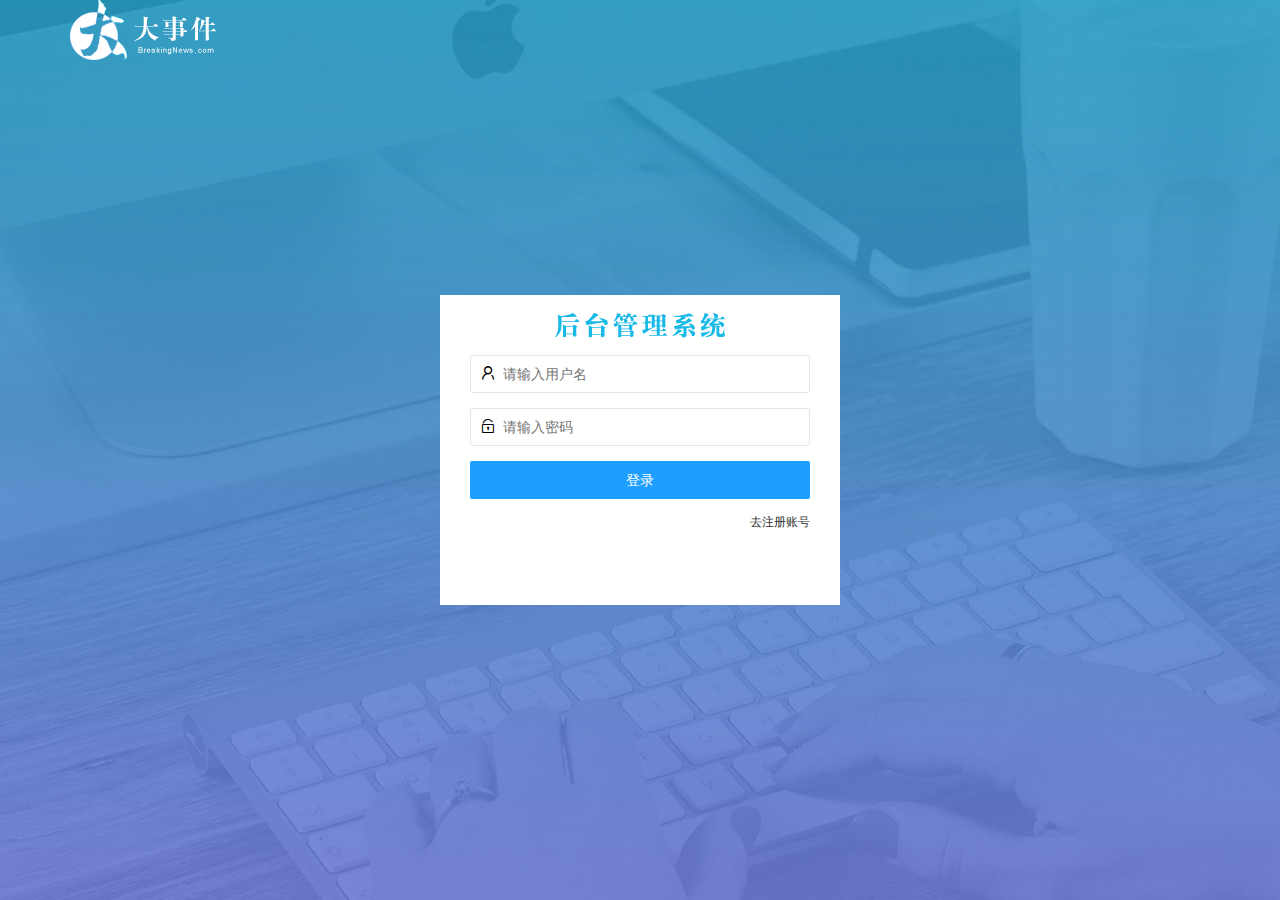
<file: login.html>
<!DOCTYPE html>
<html lang="en">

<head>
    <meta charset="UTF-8">
    <meta http-equiv="X-UA-Compatible" content="IE=edge">
    <meta name="viewport" content="width=device-width, initial-scale=1.0">
    <title>Document</title>
    <!-- 导入LayUIcss -->
    <link rel="stylesheet" href="/assets/lib/layui/css/layui.css">
    <!-- 导入css -->
    <link rel="stylesheet" href="/assets/css/login.css">
</head>

<body>
    <!-- todo 头部 logo 区域 -->
    <div class="layui-main">
        <img src="/assets/images/logo.png" alt="" />
    </div>

    <!-- todo 登录注册区域 -->
    <div class="loginAndRegBox">
        <!-- 登录标题 -->
        <div class="title-box"></div>
        <div class="login-box">
            <form class="layui-form" id="form_login">

                <!-- 用户名 -->
                <div class="layui-form-item">
                    <i class="layui-icon layui-icon-username"></i>
                    <input type="text" name="username" required lay-verify="required" placeholder="请输入用户名"
                        autocomplete="off" class="layui-input" />
                </div>

                <!-- 密码 -->
                <div class="layui-form-item">
                    <i class="layui-icon layui-icon-password"></i>
                    <input type="password" name="password" required lay-verify="required|pass" placeholder="请输入密码"
                        autocomplete="off" class="layui-input" />
                </div>

                <!-- 登录按钮 -->
                <div class="layui-form-item">
                    <!-- 注意：表单提交按钮和普通按钮的区别，就是 lay-submit 属性 -->
                    <button class="layui-btn layui-btn-normal layui-btn-fluid" lay-submit>
                        登录
                    </button>
                </div>
                <div class="layui-form-item link">
                    <a href="javascript:;" id="link_reg">去注册账号</a>
                </div>
            </form>
        </div>
        <!-- LayUI组件库 -->

        <!-- 注册 -->
        <div class="reg-box">
            <form class="layui-form" id="form_reg">
                <!-- 用户名 -->
                <div class="layui-form-item">
                    <i class="layui-icon layui-icon-username"></i>
                    <input type="text" name="username" required lay-verify="required" placeholder="请输入用户名"
                        autocomplete="off" class="layui-input" />
                </div>

                <!-- 密码 -->
                <div class="layui-form-item">
                    <i class="layui-icon layui-icon-password"></i>
                    <input type="password" name="password" required lay-verify="required|pass" placeholder="请输入密码"
                        autocomplete="off" class="layui-input" />
                </div>

                <!-- 确认密码 -->
                <div class="layui-form-item">
                    <i class="layui-icon layui-icon-password"></i>
                    <input type="password" name="repassword" required lay-verify="required|pass|repwd" placeholder="再次确认密码"
                        autocomplete="off" class="layui-input" />
                </div>

                <!-- 注册按钮 -->
                <div class="layui-form-item">
                    <!-- 注意：表单提交按钮和普通按钮的区别，就是 lay-submit 属性 -->
                    <button class="layui-btn layui-btn-normal layui-btn-fluid" lay-submit>
                        注册
                    </button>
                </div>
                <div class="layui-form-item link">
                    <a href="javascript:;" id="link_login">去登录</a>
                </div>
            </form>
        </div>
    </div>
    <!-- 导入LayUI文件 -->
    <script src="/assets/lib/layui/layui.all.js"></script>
    <!-- 导入jquery文件 -->
    <script src="/assets/lib/jquery.js"></script>
    <!-- 导入baseURL.js文件 -->
    <script src="/assets/js/baseUrl.js"></script>
    <!-- 导入login.js文件 -->
    <script src="/assets/js/login.js"></script>
</body>

</html>
</file>
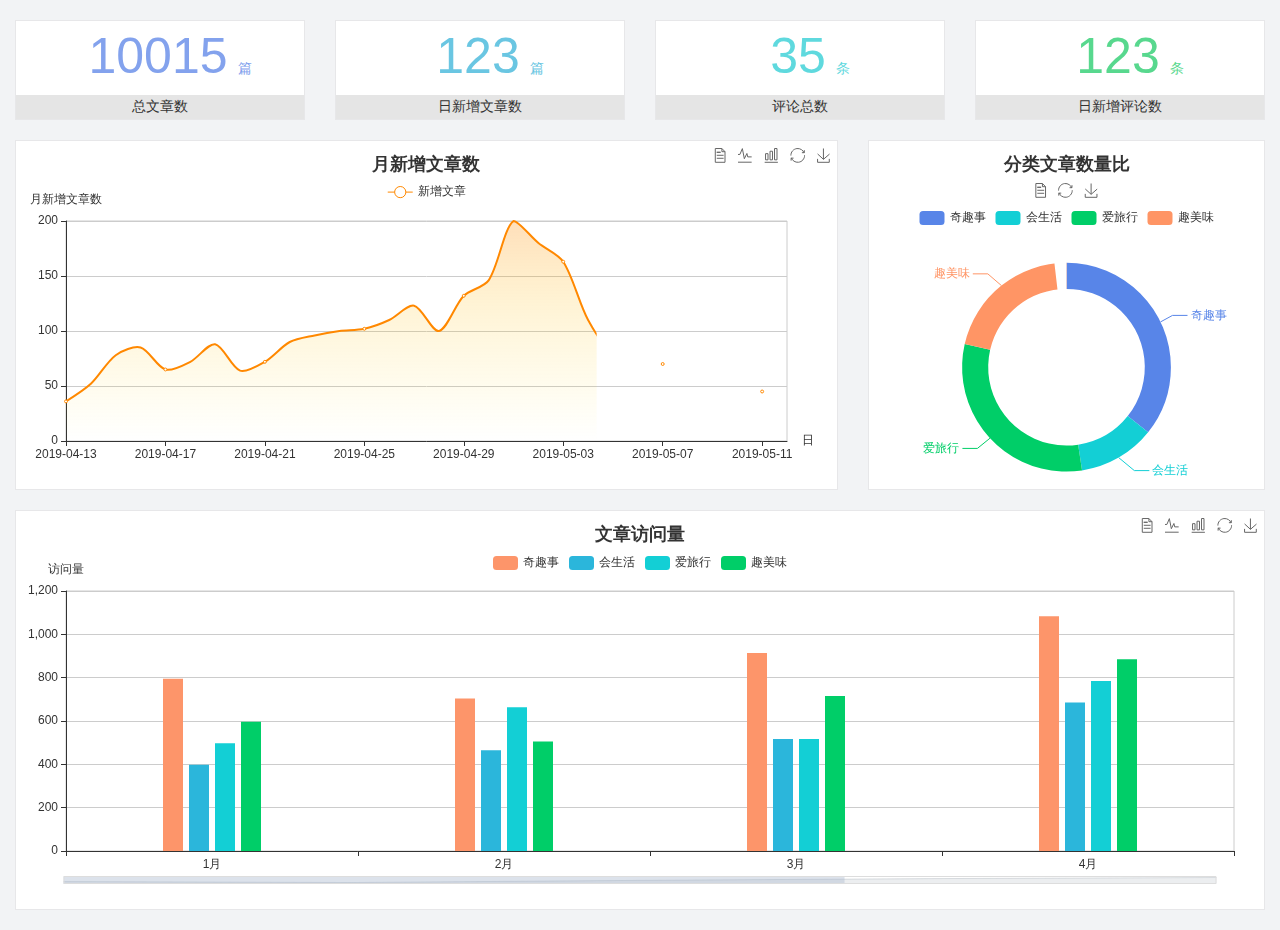
<file: home/dashboard.html>
<!DOCTYPE html>
<html lang="en">

<head>
  <meta charset="UTF-8">
  <meta name="viewport" content="width=device-width, initial-scale=1.0">
  <meta http-equiv="X-UA-Compatible" content="ie=edge">
  <title>图表统计</title>
  <link rel="stylesheet" href="../../assets/lib/bootstrap.css" />
  <link rel="stylesheet" href="../../assets/lib/main.css" />
  <script src="../../assets/lib/jquery.js"></script>
  <script type="text/javascript" src="../../assets/lib/echarts.min.js"></script>
</head>

<body>
  <div class="container-fluid">
    <div class="row spannel_list">
      <div class="col-sm-3 col-xs-6">
        <div class="spannel">
          <em>10015</em><span>篇</span>
          <b>总文章数</b>
        </div>
      </div>
      <div class="col-sm-3 col-xs-6">
        <div class="spannel scolor01">
          <em>123</em><span>篇</span>
          <b>日新增文章数</b>
        </div>
      </div>
      <div class="col-sm-3 col-xs-6">
        <div class="spannel scolor02">
          <em>35</em><span>条</span>
          <b>评论总数</b>
        </div>
      </div>
      <div class="col-sm-3 col-xs-6">
        <div class="spannel scolor03">
          <em>123</em><span>条</span>
          <b>日新增评论数</b>
        </div>
      </div>
    </div>
  </div>

  <div class="container-fluid">
    <div class="row curve-pie">
      <div class="col-lg-8 col-md-8">
        <div class="gragh_pannel" id="curve_show"></div>
      </div>
      <div class="col-lg-4 col-md-4">
        <div class="gragh_pannel" id="pie_show"></div>
      </div>
    </div>
  </div>

  <div class="container-fluid">
    <div class="column_pannel" id="column_show"></div>
  </div>

  <script>
    var oChart = echarts.init(document.getElementById('curve_show'));
    var aList_all = [
      { 'count': 36, 'date': '2019-04-13' },
      { 'count': 52, 'date': '2019-04-14' },
      { 'count': 78, 'date': '2019-04-15' },
      { 'count': 85, 'date': '2019-04-16' },
      { 'count': 65, 'date': '2019-04-17' },
      { 'count': 72, 'date': '2019-04-18' },
      { 'count': 88, 'date': '2019-04-19' },
      { 'count': 64, 'date': '2019-04-20' },
      { 'count': 72, 'date': '2019-04-21' },
      { 'count': 90, 'date': '2019-04-22' },
      { 'count': 96, 'date': '2019-04-23' },
      { 'count': 100, 'date': '2019-04-24' },
      { 'count': 102, 'date': '2019-04-25' },
      { 'count': 110, 'date': '2019-04-26' },
      { 'count': 123, 'date': '2019-04-27' },
      { 'count': 100, 'date': '2019-04-28' },
      { 'count': 132, 'date': '2019-04-29' },
      { 'count': 146, 'date': '2019-04-30' },
      { 'count': 200, 'date': '2019-05-01' },
      { 'count': 180, 'date': '2019-05-02' },
      { 'count': 163, 'date': '2019-05-03' },
      { 'count': 110, 'date': '2019-05-04' },
      { 'count': 80, 'date': '2019-05-05' },
      { 'count': 82, 'date': '2019-05-06' },
      { 'count': 70, 'date': '2019-05-07' },
      { 'count': 65, 'date': '2019-05-08' },
      { 'count': 54, 'date': '2019-05-09' },
      { 'count': 40, 'date': '2019-05-10' },
      { 'count': 45, 'date': '2019-05-11' },
      { 'count': 38, 'date': '2019-05-12' },
    ];

    let aCount = [];
    let aDate = [];

    for (var i = 0; i < aList_all.length; i++) {
      aCount.push(aList_all[i].count);
      aDate.push(aList_all[i].date);
    }

    var chartopt = {
      title: {
        text: '月新增文章数',
        left: 'center',
        top: '10'
      },
      tooltip: {
        trigger: 'axis'
      },
      legend: {
        data: ['新增文章'],
        top: '40'
      },
      toolbox: {
        show: true,
        feature: {
          mark: { show: true },
          dataView: { show: true, readOnly: false },
          magicType: { show: true, type: ['line', 'bar'] },
          restore: { show: true },
          saveAsImage: { show: true }
        }
      },
      calculable: true,
      xAxis: [
        {
          name: '日',
          type: 'category',
          boundaryGap: false,
          data: aDate
        }
      ],
      yAxis: [
        {
          name: '月新增文章数',
          type: 'value'
        }
      ],
      series: [
        {
          name: '新增文章',
          type: 'line',
          smooth: true,
          itemStyle: { normal: { areaStyle: { type: 'default' }, color: '#f80' }, lineStyle: { color: '#f80' } },
          data: aCount
        }],
      areaStyle: {
        normal: {
          color: new echarts.graphic.LinearGradient(0, 0, 0, 1, [{
            offset: 0,
            color: 'rgba(255,136,0,0.39)'
          }, {
            offset: .34,
            color: 'rgba(255,180,0,0.25)'
          }, {
            offset: 1,
            color: 'rgba(255,222,0,0.00)'
          }])

        }
      },
      grid: {
        show: true,
        x: 50,
        x2: 50,
        y: 80,
        height: 220
      }
    };

    oChart.setOption(chartopt);


    var oPie = echarts.init(document.getElementById('pie_show'));
    var oPieopt =
    {
      title: {
        top: 10,
        text: '分类文章数量比',
        x: 'center'
      },
      tooltip: {
        trigger: 'item',
        formatter: "{a} <br/>{b} : {c} ({d}%)"
      },
      color: ['#5885e8', '#13cfd5', '#00ce68', '#ff9565'],
      legend: {
        x: 'center',
        top: 65,
        data: ['奇趣事', '会生活', '爱旅行', '趣美味']
      },
      toolbox: {
        show: true,
        x: 'center',
        top: 35,
        feature: {
          mark: { show: true },
          dataView: { show: true, readOnly: false },
          magicType: {
            show: true,
            type: ['pie', 'funnel'],
            option: {
              funnel: {
                x: '25%',
                width: '50%',
                funnelAlign: 'left',
                max: 1548
              }
            }
          },
          restore: { show: true },
          saveAsImage: { show: true }
        }
      },
      calculable: true,
      series: [
        {
          name: '访问来源',
          type: 'pie',
          radius: ['45%', '60%'],
          center: ['50%', '65%'],
          data: [
            { value: 300, name: '奇趣事' },
            { value: 100, name: '会生活' },
            { value: 260, name: '爱旅行' },
            { value: 180, name: '趣美味' }
          ]
        }
      ]
    };
    oPie.setOption(oPieopt);



    var oColumn = this.echarts.init(document.getElementById('column_show'));
    var oColumnopt =
    {
      title: {
        text: '文章访问量',
        left: 'center',
        top: '10'
      },
      tooltip: {
        trigger: 'axis'
      },
      legend: {
        data: ['奇趣事', '会生活', '爱旅行', '趣美味'],
        top: '40'
      },
      toolbox: {
        show: true,
        feature: {
          mark: { show: true },
          dataView: { show: true, readOnly: false },
          magicType: { show: true, type: ['line', 'bar'] },
          restore: { show: true },
          saveAsImage: { show: true }
        }
      },
      calculable: true,
      xAxis: [
        {
          type: 'category',
          data: ['1月', '2月', '3月', '4月', '5月']
        }
      ],
      yAxis: [
        {
          name: '访问量',
          type: 'value'
        }
      ],
      series: [
        {
          name: '奇趣事',
          type: 'bar',
          barWidth: 20,
          itemStyle: {
            normal: { areaStyle: { type: 'default' }, color: '#fd956a' }
          },
          data: [800, 708, 920, 1090, 1200]
        },
        {
          name: '会生活',
          type: 'bar',
          barWidth: 20,
          itemStyle: {
            normal: { areaStyle: { type: 'default' }, color: '#2bb6db' }
          },
          data: [400, 468, 520, 690, 800]
        },
        {
          name: '爱旅行',
          type: 'bar',
          barWidth: 20,
          itemStyle: {
            normal: { areaStyle: { type: 'default' }, color: '#13cfd5' }
          },
          data: [500, 668, 520, 790, 900]
        },
        {
          name: '趣美味',
          type: 'bar',
          barWidth: 20,
          itemStyle: {
            normal: { areaStyle: { type: 'default' }, color: '#00ce68' }
          },
          data: [600, 508, 720, 890, 1000]
        }
      ],
      grid: {
        show: true,
        x: 50,
        x2: 30,
        y: 80,
        height: 260
      },
      dataZoom: [//给x轴设置滚动条
        {
          start: 0,//默认为0
          end: 100 - 1000 / 31,//默认为100
          type: 'slider',
          show: true,
          xAxisIndex: [0],
          handleSize: 0,//滑动条的 左右2个滑动条的大小
          height: 8,//组件高度
          left: 45, //左边的距离
          right: 50,//右边的距离
          bottom: 26,//右边的距离
          handleColor: '#ddd',//h滑动图标的颜色
          handleStyle: {
            borderColor: "#cacaca",
            borderWidth: "1",
            shadowBlur: 2,
            background: "#ddd",
            shadowColor: "#ddd",
          }
        }]
    };
    oColumn.setOption(oColumnopt);
  </script>
</body>

</html>
</file>
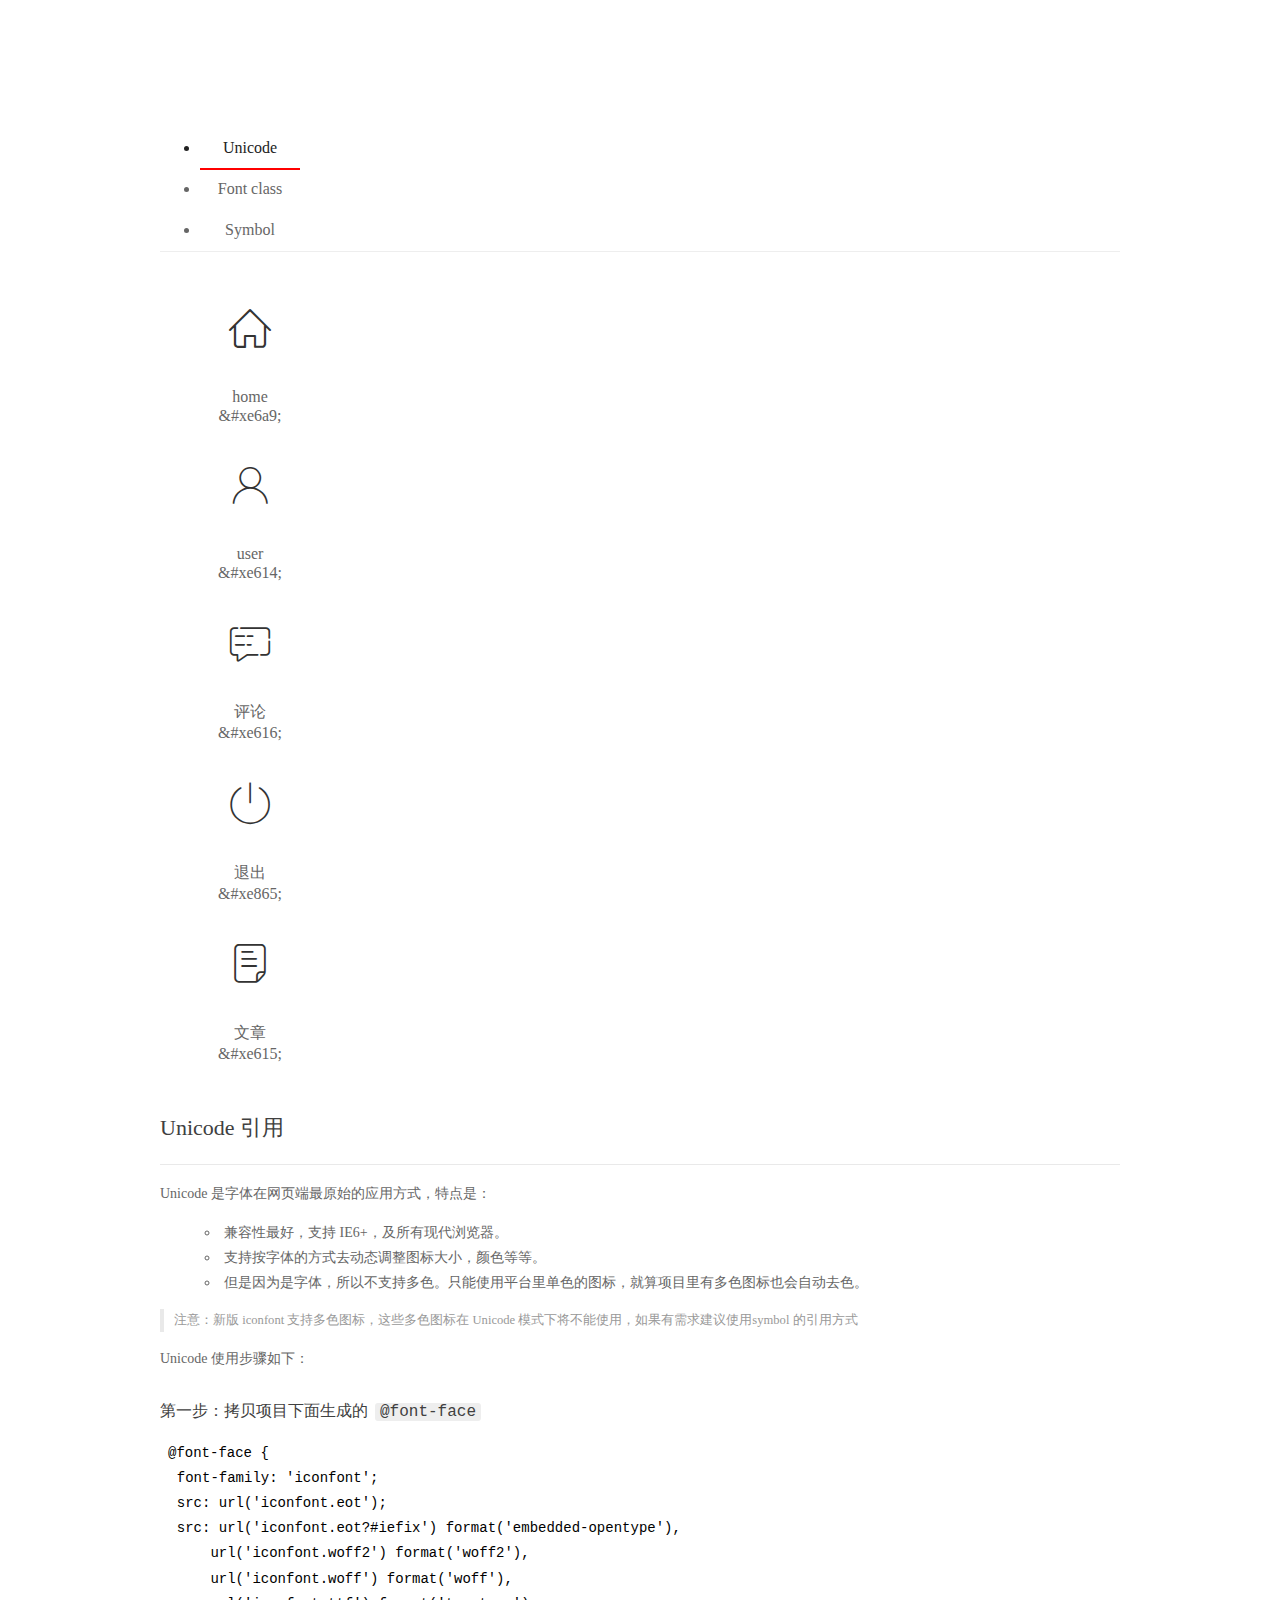
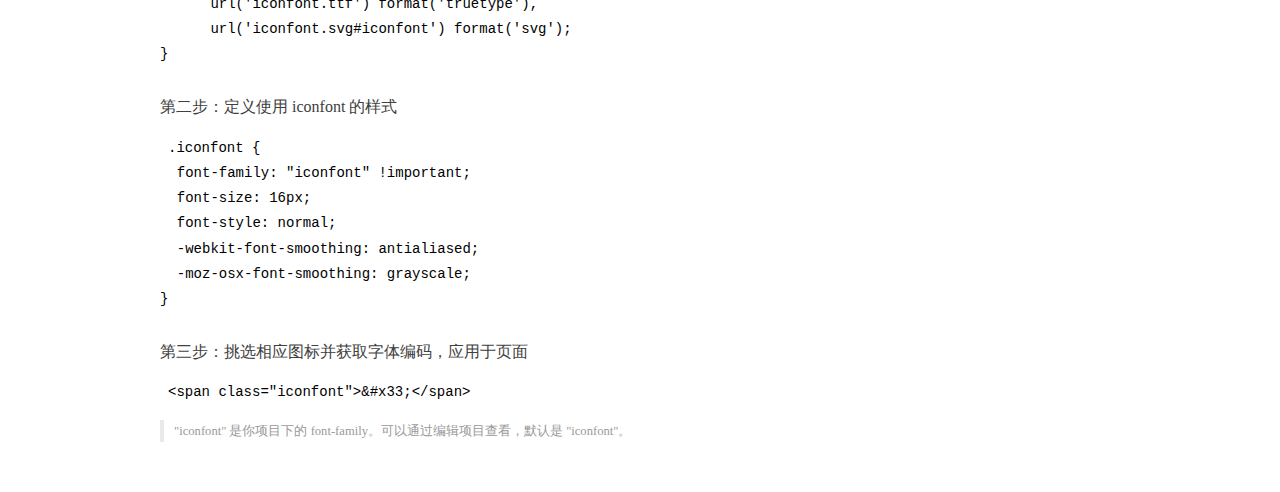
<file: assets/fonts/demo_index.html>
<!DOCTYPE html>
<html>
<head>
  <meta charset="utf-8"/>
  <title>IconFont Demo</title>
  <link rel="shortcut icon" href="https://gtms04.alicdn.com/tps/i4/TB1_oz6GVXXXXaFXpXXJDFnIXXX-64-64.ico" type="image/x-icon"/>
  <link rel="stylesheet" href="https://g.alicdn.com/thx/cube/1.3.2/cube.min.css">
  <link rel="stylesheet" href="demo.css">
  <link rel="stylesheet" href="iconfont.css">
  <script src="iconfont.js"></script>
  <!-- jQuery -->
  <script src="https://a1.alicdn.com/oss/uploads/2018/12/26/7bfddb60-08e8-11e9-9b04-53e73bb6408b.js"></script>
  <!-- 代码高亮 -->
  <script src="https://a1.alicdn.com/oss/uploads/2018/12/26/a3f714d0-08e6-11e9-8a15-ebf944d7534c.js"></script>
</head>
<body>
  <div class="main">
    <h1 class="logo"><a href="https://www.iconfont.cn/" title="iconfont 首页" target="_blank">&#xe86b;</a></h1>
    <div class="nav-tabs">
      <ul id="tabs" class="dib-box">
        <li class="dib active"><span>Unicode</span></li>
        <li class="dib"><span>Font class</span></li>
        <li class="dib"><span>Symbol</span></li>
      </ul>
      
    </div>
    <div class="tab-container">
      <div class="content unicode" style="display: block;">
          <ul class="icon_lists dib-box">
          
            <li class="dib">
              <span class="icon iconfont">&#xe6a9;</span>
                <div class="name">home</div>
                <div class="code-name">&amp;#xe6a9;</div>
              </li>
          
            <li class="dib">
              <span class="icon iconfont">&#xe614;</span>
                <div class="name">user</div>
                <div class="code-name">&amp;#xe614;</div>
              </li>
          
            <li class="dib">
              <span class="icon iconfont">&#xe616;</span>
                <div class="name">评论</div>
                <div class="code-name">&amp;#xe616;</div>
              </li>
          
            <li class="dib">
              <span class="icon iconfont">&#xe865;</span>
                <div class="name">退出</div>
                <div class="code-name">&amp;#xe865;</div>
              </li>
          
            <li class="dib">
              <span class="icon iconfont">&#xe615;</span>
                <div class="name">文章</div>
                <div class="code-name">&amp;#xe615;</div>
              </li>
          
          </ul>
          <div class="article markdown">
          <h2 id="unicode-">Unicode 引用</h2>
          <hr>

          <p>Unicode 是字体在网页端最原始的应用方式，特点是：</p>
          <ul>
            <li>兼容性最好，支持 IE6+，及所有现代浏览器。</li>
            <li>支持按字体的方式去动态调整图标大小，颜色等等。</li>
            <li>但是因为是字体，所以不支持多色。只能使用平台里单色的图标，就算项目里有多色图标也会自动去色。</li>
          </ul>
          <blockquote>
            <p>注意：新版 iconfont 支持多色图标，这些多色图标在 Unicode 模式下将不能使用，如果有需求建议使用symbol 的引用方式</p>
          </blockquote>
          <p>Unicode 使用步骤如下：</p>
          <h3 id="-font-face">第一步：拷贝项目下面生成的 <code>@font-face</code></h3>
<pre><code class="language-css"
>@font-face {
  font-family: 'iconfont';
  src: url('iconfont.eot');
  src: url('iconfont.eot?#iefix') format('embedded-opentype'),
      url('iconfont.woff2') format('woff2'),
      url('iconfont.woff') format('woff'),
      url('iconfont.ttf') format('truetype'),
      url('iconfont.svg#iconfont') format('svg');
}
</code></pre>
          <h3 id="-iconfont-">第二步：定义使用 iconfont 的样式</h3>
<pre><code class="language-css"
>.iconfont {
  font-family: "iconfont" !important;
  font-size: 16px;
  font-style: normal;
  -webkit-font-smoothing: antialiased;
  -moz-osx-font-smoothing: grayscale;
}
</code></pre>
          <h3 id="-">第三步：挑选相应图标并获取字体编码，应用于页面</h3>
<pre>
<code class="language-html"
>&lt;span class="iconfont"&gt;&amp;#x33;&lt;/span&gt;
</code></pre>
          <blockquote>
            <p>"iconfont" 是你项目下的 font-family。可以通过编辑项目查看，默认是 "iconfont"。</p>
          </blockquote>
          </div>
      </div>
      <div class="content font-class">
        <ul class="icon_lists dib-box">
          
          <li class="dib">
            <span class="icon iconfont icon-home"></span>
            <div class="name">
              home
            </div>
            <div class="code-name">.icon-home
            </div>
          </li>
          
          <li class="dib">
            <span class="icon iconfont icon-user"></span>
            <div class="name">
              user
            </div>
            <div class="code-name">.icon-user
            </div>
          </li>
          
          <li class="dib">
            <span class="icon iconfont icon-pinglun"></span>
            <div class="name">
              评论
            </div>
            <div class="code-name">.icon-pinglun
            </div>
          </li>
          
          <li class="dib">
            <span class="icon iconfont icon-tuichu"></span>
            <div class="name">
              退出
            </div>
            <div class="code-name">.icon-tuichu
            </div>
          </li>
          
          <li class="dib">
            <span class="icon iconfont icon-16"></span>
            <div class="name">
              文章
            </div>
            <div class="code-name">.icon-16
            </div>
          </li>
          
        </ul>
        <div class="article markdown">
        <h2 id="font-class-">font-class 引用</h2>
        <hr>

        <p>font-class 是 Unicode 使用方式的一种变种，主要是解决 Unicode 书写不直观，语意不明确的问题。</p>
        <p>与 Unicode 使用方式相比，具有如下特点：</p>
        <ul>
          <li>兼容性良好，支持 IE8+，及所有现代浏览器。</li>
          <li>相比于 Unicode 语意明确，书写更直观。可以很容易分辨这个 icon 是什么。</li>
          <li>因为使用 class 来定义图标，所以当要替换图标时，只需要修改 class 里面的 Unicode 引用。</li>
          <li>不过因为本质上还是使用的字体，所以多色图标还是不支持的。</li>
        </ul>
        <p>使用步骤如下：</p>
        <h3 id="-fontclass-">第一步：引入项目下面生成的 fontclass 代码：</h3>
<pre><code class="language-html">&lt;link rel="stylesheet" href="./iconfont.css"&gt;
</code></pre>
        <h3 id="-">第二步：挑选相应图标并获取类名，应用于页面：</h3>
<pre><code class="language-html">&lt;span class="iconfont icon-xxx"&gt;&lt;/span&gt;
</code></pre>
        <blockquote>
          <p>"
            iconfont" 是你项目下的 font-family。可以通过编辑项目查看，默认是 "iconfont"。</p>
        </blockquote>
      </div>
      </div>
      <div class="content symbol">
          <ul class="icon_lists dib-box">
          
            <li class="dib">
                <svg class="icon svg-icon" aria-hidden="true">
                  <use xlink:href="#icon-home"></use>
                </svg>
                <div class="name">home</div>
                <div class="code-name">#icon-home</div>
            </li>
          
            <li class="dib">
                <svg class="icon svg-icon" aria-hidden="true">
                  <use xlink:href="#icon-user"></use>
                </svg>
                <div class="name">user</div>
                <div class="code-name">#icon-user</div>
            </li>
          
            <li class="dib">
                <svg class="icon svg-icon" aria-hidden="true">
                  <use xlink:href="#icon-pinglun"></use>
                </svg>
                <div class="name">评论</div>
                <div class="code-name">#icon-pinglun</div>
            </li>
          
            <li class="dib">
                <svg class="icon svg-icon" aria-hidden="true">
                  <use xlink:href="#icon-tuichu"></use>
                </svg>
                <div class="name">退出</div>
                <div class="code-name">#icon-tuichu</div>
            </li>
          
            <li class="dib">
                <svg class="icon svg-icon" aria-hidden="true">
                  <use xlink:href="#icon-16"></use>
                </svg>
                <div class="name">文章</div>
                <div class="code-name">#icon-16</div>
            </li>
          
          </ul>
          <div class="article markdown">
          <h2 id="symbol-">Symbol 引用</h2>
          <hr>

          <p>这是一种全新的使用方式，应该说这才是未来的主流，也是平台目前推荐的用法。相关介绍可以参考这篇<a href="">文章</a>
            这种用法其实是做了一个 SVG 的集合，与另外两种相比具有如下特点：</p>
          <ul>
            <li>支持多色图标了，不再受单色限制。</li>
            <li>通过一些技巧，支持像字体那样，通过 <code>font-size</code>, <code>color</code> 来调整样式。</li>
            <li>兼容性较差，支持 IE9+，及现代浏览器。</li>
            <li>浏览器渲染 SVG 的性能一般，还不如 png。</li>
          </ul>
          <p>使用步骤如下：</p>
          <h3 id="-symbol-">第一步：引入项目下面生成的 symbol 代码：</h3>
<pre><code class="language-html">&lt;script src="./iconfont.js"&gt;&lt;/script&gt;
</code></pre>
          <h3 id="-css-">第二步：加入通用 CSS 代码（引入一次就行）：</h3>
<pre><code class="language-html">&lt;style&gt;
.icon {
  width: 1em;
  height: 1em;
  vertical-align: -0.15em;
  fill: currentColor;
  overflow: hidden;
}
&lt;/style&gt;
</code></pre>
          <h3 id="-">第三步：挑选相应图标并获取类名，应用于页面：</h3>
<pre><code class="language-html">&lt;svg class="icon" aria-hidden="true"&gt;
  &lt;use xlink:href="#icon-xxx"&gt;&lt;/use&gt;
&lt;/svg&gt;
</code></pre>
          </div>
      </div>

    </div>
  </div>
  <script>
  $(document).ready(function () {
      $('.tab-container .content:first').show()

      $('#tabs li').click(function (e) {
        var tabContent = $('.tab-container .content')
        var index = $(this).index()

        if ($(this).hasClass('active')) {
          return
        } else {
          $('#tabs li').removeClass('active')
          $(this).addClass('active')

          tabContent.hide().eq(index).fadeIn()
        }
      })
    })
  </script>
</body>
</html>
</file>
<file: assets/lib/layui/css/layui.css>
/** layui-v2.5.5 MIT License By https://www.layui.com */
 .layui-inline,img{display:inline-block;vertical-align:middle}h1,h2,h3,h4,h5,h6{font-weight:400}.layui-edge,.layui-header,.layui-inline,.layui-main{position:relative}.layui-body,.layui-edge,.layui-elip{overflow:hidden}.layui-btn,.layui-edge,.layui-inline,img{vertical-align:middle}.layui-btn,.layui-disabled,.layui-icon,.layui-unselect{-moz-user-select:none;-webkit-user-select:none;-ms-user-select:none}.layui-elip,.layui-form-checkbox span,.layui-form-pane .layui-form-label{text-overflow:ellipsis;white-space:nowrap}.layui-breadcrumb,.layui-tree-btnGroup{visibility:hidden}blockquote,body,button,dd,div,dl,dt,form,h1,h2,h3,h4,h5,h6,input,li,ol,p,pre,td,textarea,th,ul{margin:0;padding:0;-webkit-tap-highlight-color:rgba(0,0,0,0)}a:active,a:hover{outline:0}img{border:none}li{list-style:none}table{border-collapse:collapse;border-spacing:0}h4,h5,h6{font-size:100%}button,input,optgroup,option,select,textarea{font-family:inherit;font-size:inherit;font-style:inherit;font-weight:inherit;outline:0}pre{white-space:pre-wrap;white-space:-moz-pre-wrap;white-space:-pre-wrap;white-space:-o-pre-wrap;word-wrap:break-word}body{line-height:24px;font:14px Helvetica Neue,Helvetica,PingFang SC,Tahoma,Arial,sans-serif}hr{height:1px;margin:10px 0;border:0;clear:both}a{color:#333;text-decoration:none}a:hover{color:#777}a cite{font-style:normal;*cursor:pointer}.layui-border-box,.layui-border-box *{box-sizing:border-box}.layui-box,.layui-box *{box-sizing:content-box}.layui-clear{clear:both;*zoom:1}.layui-clear:after{content:'\20';clear:both;*zoom:1;display:block;height:0}.layui-inline{*display:inline;*zoom:1}.layui-edge{display:inline-block;width:0;height:0;border-width:6px;border-style:dashed;border-color:transparent}.layui-edge-top{top:-4px;border-bottom-color:#999;border-bottom-style:solid}.layui-edge-right{border-left-color:#999;border-left-style:solid}.layui-edge-bottom{top:2px;border-top-color:#999;border-top-style:solid}.layui-edge-left{border-right-color:#999;border-right-style:solid}.layui-disabled,.layui-disabled:hover{color:#d2d2d2!important;cursor:not-allowed!important}.layui-circle{border-radius:100%}.layui-show{display:block!important}.layui-hide{display:none!important}@font-face{font-family:layui-icon;src:url(../font/iconfont.eot?v=250);src:url(../font/iconfont.eot?v=250#iefix) format('embedded-opentype'),url(../font/iconfont.woff2?v=250) format('woff2'),url(../font/iconfont.woff?v=250) format('woff'),url(../font/iconfont.ttf?v=250) format('truetype'),url(../font/iconfont.svg?v=250#layui-icon) format('svg')}.layui-icon{font-family:layui-icon!important;font-size:16px;font-style:normal;-webkit-font-smoothing:antialiased;-moz-osx-font-smoothing:grayscale}.layui-icon-reply-fill:before{content:"\e611"}.layui-icon-set-fill:before{content:"\e614"}.layui-icon-menu-fill:before{content:"\e60f"}.layui-icon-search:before{content:"\e615"}.layui-icon-share:before{content:"\e641"}.layui-icon-set-sm:before{content:"\e620"}.layui-icon-engine:before{content:"\e628"}.layui-icon-close:before{content:"\1006"}.layui-icon-close-fill:before{content:"\1007"}.layui-icon-chart-screen:before{content:"\e629"}.layui-icon-star:before{content:"\e600"}.layui-icon-circle-dot:before{content:"\e617"}.layui-icon-chat:before{content:"\e606"}.layui-icon-release:before{content:"\e609"}.layui-icon-list:before{content:"\e60a"}.layui-icon-chart:before{content:"\e62c"}.layui-icon-ok-circle:before{content:"\1005"}.layui-icon-layim-theme:before{content:"\e61b"}.layui-icon-table:before{content:"\e62d"}.layui-icon-right:before{content:"\e602"}.layui-icon-left:before{content:"\e603"}.layui-icon-cart-simple:before{content:"\e698"}.layui-icon-face-cry:before{content:"\e69c"}.layui-icon-face-smile:before{content:"\e6af"}.layui-icon-survey:before{content:"\e6b2"}.layui-icon-tree:before{content:"\e62e"}.layui-icon-upload-circle:before{content:"\e62f"}.layui-icon-add-circle:before{content:"\e61f"}.layui-icon-download-circle:before{content:"\e601"}.layui-icon-templeate-1:before{content:"\e630"}.layui-icon-util:before{content:"\e631"}.layui-icon-face-surprised:before{content:"\e664"}.layui-icon-edit:before{content:"\e642"}.layui-icon-speaker:before{content:"\e645"}.layui-icon-down:before{content:"\e61a"}.layui-icon-file:before{content:"\e621"}.layui-icon-layouts:before{content:"\e632"}.layui-icon-rate-half:before{content:"\e6c9"}.layui-icon-add-circle-fine:before{content:"\e608"}.layui-icon-prev-circle:before{content:"\e633"}.layui-icon-read:before{content:"\e705"}.layui-icon-404:before{content:"\e61c"}.layui-icon-carousel:before{content:"\e634"}.layui-icon-help:before{content:"\e607"}.layui-icon-code-circle:before{content:"\e635"}.layui-icon-water:before{content:"\e636"}.layui-icon-username:before{content:"\e66f"}.layui-icon-find-fill:before{content:"\e670"}.layui-icon-about:before{content:"\e60b"}.layui-icon-location:before{content:"\e715"}.layui-icon-up:before{content:"\e619"}.layui-icon-pause:before{content:"\e651"}.layui-icon-date:before{content:"\e637"}.layui-icon-layim-uploadfile:before{content:"\e61d"}.layui-icon-delete:before{content:"\e640"}.layui-icon-play:before{content:"\e652"}.layui-icon-top:before{content:"\e604"}.layui-icon-friends:before{content:"\e612"}.layui-icon-refresh-3:before{content:"\e9aa"}.layui-icon-ok:before{content:"\e605"}.layui-icon-layer:before{content:"\e638"}.layui-icon-face-smile-fine:before{content:"\e60c"}.layui-icon-dollar:before{content:"\e659"}.layui-icon-group:before{content:"\e613"}.layui-icon-layim-download:before{content:"\e61e"}.layui-icon-picture-fine:before{content:"\e60d"}.layui-icon-link:before{content:"\e64c"}.layui-icon-diamond:before{content:"\e735"}.layui-icon-log:before{content:"\e60e"}.layui-icon-rate-solid:before{content:"\e67a"}.layui-icon-fonts-del:before{content:"\e64f"}.layui-icon-unlink:before{content:"\e64d"}.layui-icon-fonts-clear:before{content:"\e639"}.layui-icon-triangle-r:before{content:"\e623"}.layui-icon-circle:before{content:"\e63f"}.layui-icon-radio:before{content:"\e643"}.layui-icon-align-center:before{content:"\e647"}.layui-icon-align-right:before{content:"\e648"}.layui-icon-align-left:before{content:"\e649"}.layui-icon-loading-1:before{content:"\e63e"}.layui-icon-return:before{content:"\e65c"}.layui-icon-fonts-strong:before{content:"\e62b"}.layui-icon-upload:before{content:"\e67c"}.layui-icon-dialogue:before{content:"\e63a"}.layui-icon-video:before{content:"\e6ed"}.layui-icon-headset:before{content:"\e6fc"}.layui-icon-cellphone-fine:before{content:"\e63b"}.layui-icon-add-1:before{content:"\e654"}.layui-icon-face-smile-b:before{content:"\e650"}.layui-icon-fonts-html:before{content:"\e64b"}.layui-icon-form:before{content:"\e63c"}.layui-icon-cart:before{content:"\e657"}.layui-icon-camera-fill:before{content:"\e65d"}.layui-icon-tabs:before{content:"\e62a"}.layui-icon-fonts-code:before{content:"\e64e"}.layui-icon-fire:before{content:"\e756"}.layui-icon-set:before{content:"\e716"}.layui-icon-fonts-u:before{content:"\e646"}.layui-icon-triangle-d:before{content:"\e625"}.layui-icon-tips:before{content:"\e702"}.layui-icon-picture:before{content:"\e64a"}.layui-icon-more-vertical:before{content:"\e671"}.layui-icon-flag:before{content:"\e66c"}.layui-icon-loading:before{content:"\e63d"}.layui-icon-fonts-i:before{content:"\e644"}.layui-icon-refresh-1:before{content:"\e666"}.layui-icon-rmb:before{content:"\e65e"}.layui-icon-home:before{content:"\e68e"}.layui-icon-user:before{content:"\e770"}.layui-icon-notice:before{content:"\e667"}.layui-icon-login-weibo:before{content:"\e675"}.layui-icon-voice:before{content:"\e688"}.layui-icon-upload-drag:before{content:"\e681"}.layui-icon-login-qq:before{content:"\e676"}.layui-icon-snowflake:before{content:"\e6b1"}.layui-icon-file-b:before{content:"\e655"}.layui-icon-template:before{content:"\e663"}.layui-icon-auz:before{content:"\e672"}.layui-icon-console:before{content:"\e665"}.layui-icon-app:before{content:"\e653"}.layui-icon-prev:before{content:"\e65a"}.layui-icon-website:before{content:"\e7ae"}.layui-icon-next:before{content:"\e65b"}.layui-icon-component:before{content:"\e857"}.layui-icon-more:before{content:"\e65f"}.layui-icon-login-wechat:before{content:"\e677"}.layui-icon-shrink-right:before{content:"\e668"}.layui-icon-spread-left:before{content:"\e66b"}.layui-icon-camera:before{content:"\e660"}.layui-icon-note:before{content:"\e66e"}.layui-icon-refresh:before{content:"\e669"}.layui-icon-female:before{content:"\e661"}.layui-icon-male:before{content:"\e662"}.layui-icon-password:before{content:"\e673"}.layui-icon-senior:before{content:"\e674"}.layui-icon-theme:before{content:"\e66a"}.layui-icon-tread:before{content:"\e6c5"}.layui-icon-praise:before{content:"\e6c6"}.layui-icon-star-fill:before{content:"\e658"}.layui-icon-rate:before{content:"\e67b"}.layui-icon-template-1:before{content:"\e656"}.layui-icon-vercode:before{content:"\e679"}.layui-icon-cellphone:before{content:"\e678"}.layui-icon-screen-full:before{content:"\e622"}.layui-icon-screen-restore:before{content:"\e758"}.layui-icon-cols:before{content:"\e610"}.layui-icon-export:before{content:"\e67d"}.layui-icon-print:before{content:"\e66d"}.layui-icon-slider:before{content:"\e714"}.layui-icon-addition:before{content:"\e624"}.layui-icon-subtraction:before{content:"\e67e"}.layui-icon-service:before{content:"\e626"}.layui-icon-transfer:before{content:"\e691"}.layui-main{width:1140px;margin:0 auto}.layui-header{z-index:1000;height:60px}.layui-header a:hover{transition:all .5s;-webkit-transition:all .5s}.layui-side{position:fixed;left:0;top:0;bottom:0;z-index:999;width:200px;overflow-x:hidden}.layui-side-scroll{position:relative;width:220px;height:100%;overflow-x:hidden}.layui-body{position:absolute;left:200px;right:0;top:0;bottom:0;z-index:998;width:auto;overflow-y:auto;box-sizing:border-box}.layui-layout-body{overflow:hidden}.layui-layout-admin .layui-header{background-color:#23262E}.layui-layout-admin .layui-side{top:60px;width:200px;overflow-x:hidden}.layui-layout-admin .layui-body{position:fixed;top:60px;bottom:44px}.layui-layout-admin .layui-main{width:auto;margin:0 15px}.layui-layout-admin .layui-footer{position:fixed;left:200px;right:0;bottom:0;height:44px;line-height:44px;padding:0 15px;background-color:#eee}.layui-layout-admin .layui-logo{position:absolute;left:0;top:0;width:200px;height:100%;line-height:60px;text-align:center;color:#009688;font-size:16px}.layui-layout-admin .layui-header .layui-nav{background:0 0}.layui-layout-left{position:absolute!important;left:200px;top:0}.layui-layout-right{position:absolute!important;right:0;top:0}.layui-container{position:relative;margin:0 auto;padding:0 15px;box-sizing:border-box}.layui-fluid{position:relative;margin:0 auto;padding:0 15px}.layui-row:after,.layui-row:before{content:'';display:block;clear:both}.layui-col-lg1,.layui-col-lg10,.layui-col-lg11,.layui-col-lg12,.layui-col-lg2,.layui-col-lg3,.layui-col-lg4,.layui-col-lg5,.layui-col-lg6,.layui-col-lg7,.layui-col-lg8,.layui-col-lg9,.layui-col-md1,.layui-col-md10,.layui-col-md11,.layui-col-md12,.layui-col-md2,.layui-col-md3,.layui-col-md4,.layui-col-md5,.layui-col-md6,.layui-col-md7,.layui-col-md8,.layui-col-md9,.layui-col-sm1,.layui-col-sm10,.layui-col-sm11,.layui-col-sm12,.layui-col-sm2,.layui-col-sm3,.layui-col-sm4,.layui-col-sm5,.layui-col-sm6,.layui-col-sm7,.layui-col-sm8,.layui-col-sm9,.layui-col-xs1,.layui-col-xs10,.layui-col-xs11,.layui-col-xs12,.layui-col-xs2,.layui-col-xs3,.layui-col-xs4,.layui-col-xs5,.layui-col-xs6,.layui-col-xs7,.layui-col-xs8,.layui-col-xs9{position:relative;display:block;box-sizing:border-box}.layui-col-xs1,.layui-col-xs10,.layui-col-xs11,.layui-col-xs12,.layui-col-xs2,.layui-col-xs3,.layui-col-xs4,.layui-col-xs5,.layui-col-xs6,.layui-col-xs7,.layui-col-xs8,.layui-col-xs9{float:left}.layui-col-xs1{width:8.33333333%}.layui-col-xs2{width:16.66666667%}.layui-col-xs3{width:25%}.layui-col-xs4{width:33.33333333%}.layui-col-xs5{width:41.66666667%}.layui-col-xs6{width:50%}.layui-col-xs7{width:58.33333333%}.layui-col-xs8{width:66.66666667%}.layui-col-xs9{width:75%}.layui-col-xs10{width:83.33333333%}.layui-col-xs11{width:91.66666667%}.layui-col-xs12{width:100%}.layui-col-xs-offset1{margin-left:8.33333333%}.layui-col-xs-offset2{margin-left:16.66666667%}.layui-col-xs-offset3{margin-left:25%}.layui-col-xs-offset4{margin-left:33.33333333%}.layui-col-xs-offset5{margin-left:41.66666667%}.layui-col-xs-offset6{margin-left:50%}.layui-col-xs-offset7{margin-left:58.33333333%}.layui-col-xs-offset8{margin-left:66.66666667%}.layui-col-xs-offset9{margin-left:75%}.layui-col-xs-offset10{margin-left:83.33333333%}.layui-col-xs-offset11{margin-left:91.66666667%}.layui-col-xs-offset12{margin-left:100%}@media screen and (max-width:768px){.layui-hide-xs{display:none!important}.layui-show-xs-block{display:block!important}.layui-show-xs-inline{display:inline!important}.layui-show-xs-inline-block{display:inline-block!important}}@media screen and (min-width:768px){.layui-container{width:750px}.layui-hide-sm{display:none!important}.layui-show-sm-block{display:block!important}.layui-show-sm-inline{display:inline!important}.layui-show-sm-inline-block{display:inline-block!important}.layui-col-sm1,.layui-col-sm10,.layui-col-sm11,.layui-col-sm12,.layui-col-sm2,.layui-col-sm3,.layui-col-sm4,.layui-col-sm5,.layui-col-sm6,.layui-col-sm7,.layui-col-sm8,.layui-col-sm9{float:left}.layui-col-sm1{width:8.33333333%}.layui-col-sm2{width:16.66666667%}.layui-col-sm3{width:25%}.layui-col-sm4{width:33.33333333%}.layui-col-sm5{width:41.66666667%}.layui-col-sm6{width:50%}.layui-col-sm7{width:58.33333333%}.layui-col-sm8{width:66.66666667%}.layui-col-sm9{width:75%}.layui-col-sm10{width:83.33333333%}.layui-col-sm11{width:91.66666667%}.layui-col-sm12{width:100%}.layui-col-sm-offset1{margin-left:8.33333333%}.layui-col-sm-offset2{margin-left:16.66666667%}.layui-col-sm-offset3{margin-left:25%}.layui-col-sm-offset4{margin-left:33.33333333%}.layui-col-sm-offset5{margin-left:41.66666667%}.layui-col-sm-offset6{margin-left:50%}.layui-col-sm-offset7{margin-left:58.33333333%}.layui-col-sm-offset8{margin-left:66.66666667%}.layui-col-sm-offset9{margin-left:75%}.layui-col-sm-offset10{margin-left:83.33333333%}.layui-col-sm-offset11{margin-left:91.66666667%}.layui-col-sm-offset12{margin-left:100%}}@media screen and (min-width:992px){.layui-container{width:970px}.layui-hide-md{display:none!important}.layui-show-md-block{display:block!important}.layui-show-md-inline{display:inline!important}.layui-show-md-inline-block{display:inline-block!important}.layui-col-md1,.layui-col-md10,.layui-col-md11,.layui-col-md12,.layui-col-md2,.layui-col-md3,.layui-col-md4,.layui-col-md5,.layui-col-md6,.layui-col-md7,.layui-col-md8,.layui-col-md9{float:left}.layui-col-md1{width:8.33333333%}.layui-col-md2{width:16.66666667%}.layui-col-md3{width:25%}.layui-col-md4{width:33.33333333%}.layui-col-md5{width:41.66666667%}.layui-col-md6{width:50%}.layui-col-md7{width:58.33333333%}.layui-col-md8{width:66.66666667%}.layui-col-md9{width:75%}.layui-col-md10{width:83.33333333%}.layui-col-md11{width:91.66666667%}.layui-col-md12{width:100%}.layui-col-md-offset1{margin-left:8.33333333%}.layui-col-md-offset2{margin-left:16.66666667%}.layui-col-md-offset3{margin-left:25%}.layui-col-md-offset4{margin-left:33.33333333%}.layui-col-md-offset5{margin-left:41.66666667%}.layui-col-md-offset6{margin-left:50%}.layui-col-md-offset7{margin-left:58.33333333%}.layui-col-md-offset8{margin-left:66.66666667%}.layui-col-md-offset9{margin-left:75%}.layui-col-md-offset10{margin-left:83.33333333%}.layui-col-md-offset11{margin-left:91.66666667%}.layui-col-md-offset12{margin-left:100%}}@media screen and (min-width:1200px){.layui-container{width:1170px}.layui-hide-lg{display:none!important}.layui-show-lg-block{display:block!important}.layui-show-lg-inline{display:inline!important}.layui-show-lg-inline-block{display:inline-block!important}.layui-col-lg1,.layui-col-lg10,.layui-col-lg11,.layui-col-lg12,.layui-col-lg2,.layui-col-lg3,.layui-col-lg4,.layui-col-lg5,.layui-col-lg6,.layui-col-lg7,.layui-col-lg8,.layui-col-lg9{float:left}.layui-col-lg1{width:8.33333333%}.layui-col-lg2{width:16.66666667%}.layui-col-lg3{width:25%}.layui-col-lg4{width:33.33333333%}.layui-col-lg5{width:41.66666667%}.layui-col-lg6{width:50%}.layui-col-lg7{width:58.33333333%}.layui-col-lg8{width:66.66666667%}.layui-col-lg9{width:75%}.layui-col-lg10{width:83.33333333%}.layui-col-lg11{width:91.66666667%}.layui-col-lg12{width:100%}.layui-col-lg-offset1{margin-left:8.33333333%}.layui-col-lg-offset2{margin-left:16.66666667%}.layui-col-lg-offset3{margin-left:25%}.layui-col-lg-offset4{margin-left:33.33333333%}.layui-col-lg-offset5{margin-left:41.66666667%}.layui-col-lg-offset6{margin-left:50%}.layui-col-lg-offset7{margin-left:58.33333333%}.layui-col-lg-offset8{margin-left:66.66666667%}.layui-col-lg-offset9{margin-left:75%}.layui-col-lg-offset10{margin-left:83.33333333%}.layui-col-lg-offset11{margin-left:91.66666667%}.layui-col-lg-offset12{margin-left:100%}}.layui-col-space1{margin:-.5px}.layui-col-space1>*{padding:.5px}.layui-col-space3{margin:-1.5px}.layui-col-space3>*{padding:1.5px}.layui-col-space5{margin:-2.5px}.layui-col-space5>*{padding:2.5px}.layui-col-space8{margin:-3.5px}.layui-col-space8>*{padding:3.5px}.layui-col-space10{margin:-5px}.layui-col-space10>*{padding:5px}.layui-col-space12{margin:-6px}.layui-col-space12>*{padding:6px}.layui-col-space15{margin:-7.5px}.layui-col-space15>*{padding:7.5px}.layui-col-space18{margin:-9px}.layui-col-space18>*{padding:9px}.layui-col-space20{margin:-10px}.layui-col-space20>*{padding:10px}.layui-col-space22{margin:-11px}.layui-col-space22>*{padding:11px}.layui-col-space25{margin:-12.5px}.layui-col-space25>*{padding:12.5px}.layui-col-space30{margin:-15px}.layui-col-space30>*{padding:15px}.layui-btn,.layui-input,.layui-select,.layui-textarea,.layui-upload-button{outline:0;-webkit-appearance:none;transition:all .3s;-webkit-transition:all .3s;box-sizing:border-box}.layui-elem-quote{margin-bottom:10px;padding:15px;line-height:22px;border-left:5px solid #009688;border-radius:0 2px 2px 0;background-color:#f2f2f2}.layui-quote-nm{border-style:solid;border-width:1px 1px 1px 5px;background:0 0}.layui-elem-field{margin-bottom:10px;padding:0;border-width:1px;border-style:solid}.layui-elem-field legend{margin-left:20px;padding:0 10px;font-size:20px;font-weight:300}.layui-field-title{margin:10px 0 20px;border-width:1px 0 0}.layui-field-box{padding:10px 15px}.layui-field-title .layui-field-box{padding:10px 0}.layui-progress{position:relative;height:6px;border-radius:20px;background-color:#e2e2e2}.layui-progress-bar{position:absolute;left:0;top:0;width:0;max-width:100%;height:6px;border-radius:20px;text-align:right;background-color:#5FB878;transition:all .3s;-webkit-transition:all .3s}.layui-progress-big,.layui-progress-big .layui-progress-bar{height:18px;line-height:18px}.layui-progress-text{position:relative;top:-20px;line-height:18px;font-size:12px;color:#666}.layui-progress-big .layui-progress-text{position:static;padding:0 10px;color:#fff}.layui-collapse{border-width:1px;border-style:solid;border-radius:2px}.layui-colla-content,.layui-colla-item{border-top-width:1px;border-top-style:solid}.layui-colla-item:first-child{border-top:none}.layui-colla-title{position:relative;height:42px;line-height:42px;padding:0 15px 0 35px;color:#333;background-color:#f2f2f2;cursor:pointer;font-size:14px;overflow:hidden}.layui-colla-content{display:none;padding:10px 15px;line-height:22px;color:#666}.layui-colla-icon{position:absolute;left:15px;top:0;font-size:14px}.layui-card{margin-bottom:15px;border-radius:2px;background-color:#fff;box-shadow:0 1px 2px 0 rgba(0,0,0,.05)}.layui-card:last-child{margin-bottom:0}.layui-card-header{position:relative;height:42px;line-height:42px;padding:0 15px;border-bottom:1px solid #f6f6f6;color:#333;border-radius:2px 2px 0 0;font-size:14px}.layui-bg-black,.layui-bg-blue,.layui-bg-cyan,.layui-bg-green,.layui-bg-orange,.layui-bg-red{color:#fff!important}.layui-card-body{position:relative;padding:10px 15px;line-height:24px}.layui-card-body[pad15]{padding:15px}.layui-card-body[pad20]{padding:20px}.layui-card-body .layui-table{margin:5px 0}.layui-card .layui-tab{margin:0}.layui-panel-window{position:relative;padding:15px;border-radius:0;border-top:5px solid #E6E6E6;background-color:#fff}.layui-auxiliar-moving{position:fixed;left:0;right:0;top:0;bottom:0;width:100%;height:100%;background:0 0;z-index:9999999999}.layui-form-label,.layui-form-mid,.layui-form-select,.layui-input-block,.layui-input-inline,.layui-textarea{position:relative}.layui-bg-red{background-color:#FF5722!important}.layui-bg-orange{background-color:#FFB800!important}.layui-bg-green{background-color:#009688!important}.layui-bg-cyan{background-color:#2F4056!important}.layui-bg-blue{background-color:#1E9FFF!important}.layui-bg-black{background-color:#393D49!important}.layui-bg-gray{background-color:#eee!important;color:#666!important}.layui-badge-rim,.layui-colla-content,.layui-colla-item,.layui-collapse,.layui-elem-field,.layui-form-pane .layui-form-item[pane],.layui-form-pane .layui-form-label,.layui-input,.layui-layedit,.layui-layedit-tool,.layui-quote-nm,.layui-select,.layui-tab-bar,.layui-tab-card,.layui-tab-title,.layui-tab-title .layui-this:after,.layui-textarea{border-color:#e6e6e6}.layui-timeline-item:before,hr{background-color:#e6e6e6}.layui-text{line-height:22px;font-size:14px;color:#666}.layui-text h1,.layui-text h2,.layui-text h3{font-weight:500;color:#333}.layui-text h1{font-size:30px}.layui-text h2{font-size:24px}.layui-text h3{font-size:18px}.layui-text a:not(.layui-btn){color:#01AAED}.layui-text a:not(.layui-btn):hover{text-decoration:underline}.layui-text ul{padding:5px 0 5px 15px}.layui-text ul li{margin-top:5px;list-style-type:disc}.layui-text em,.layui-word-aux{color:#999!important;padding:0 5px!important}.layui-btn{display:inline-block;height:38px;line-height:38px;padding:0 18px;background-color:#009688;color:#fff;white-space:nowrap;text-align:center;font-size:14px;border:none;border-radius:2px;cursor:pointer}.layui-btn:hover{opacity:.8;filter:alpha(opacity=80);color:#fff}.layui-btn:active{opacity:1;filter:alpha(opacity=100)}.layui-btn+.layui-btn{margin-left:10px}.layui-btn-container{font-size:0}.layui-btn-container .layui-btn{margin-right:10px;margin-bottom:10px}.layui-btn-container .layui-btn+.layui-btn{margin-left:0}.layui-table .layui-btn-container .layui-btn{margin-bottom:9px}.layui-btn-radius{border-radius:100px}.layui-btn .layui-icon{margin-right:3px;font-size:18px;vertical-align:bottom;vertical-align:middle\9}.layui-btn-primary{border:1px solid #C9C9C9;background-color:#fff;color:#555}.layui-btn-primary:hover{border-color:#009688;color:#333}.layui-btn-normal{background-color:#1E9FFF}.layui-btn-warm{background-color:#FFB800}.layui-btn-danger{background-color:#FF5722}.layui-btn-checked{background-color:#5FB878}.layui-btn-disabled,.layui-btn-disabled:active,.layui-btn-disabled:hover{border:1px solid #e6e6e6;background-color:#FBFBFB;color:#C9C9C9;cursor:not-allowed;opacity:1}.layui-btn-lg{height:44px;line-height:44px;padding:0 25px;font-size:16px}.layui-btn-sm{height:30px;line-height:30px;padding:0 10px;font-size:12px}.layui-btn-sm i{font-size:16px!important}.layui-btn-xs{height:22px;line-height:22px;padding:0 5px;font-size:12px}.layui-btn-xs i{font-size:14px!important}.layui-btn-group{display:inline-block;vertical-align:middle;font-size:0}.layui-btn-group .layui-btn{margin-left:0!important;margin-right:0!important;border-left:1px solid rgba(255,255,255,.5);border-radius:0}.layui-btn-group .layui-btn-primary{border-left:none}.layui-btn-group .layui-btn-primary:hover{border-color:#C9C9C9;color:#009688}.layui-btn-group .layui-btn:first-child{border-left:none;border-radius:2px 0 0 2px}.layui-btn-group .layui-btn-primary:first-child{border-left:1px solid #c9c9c9}.layui-btn-group .layui-btn:last-child{border-radius:0 2px 2px 0}.layui-btn-group .layui-btn+.layui-btn{margin-left:0}.layui-btn-group+.layui-btn-group{margin-left:10px}.layui-btn-fluid{width:100%}.layui-input,.layui-select,.layui-textarea{height:38px;line-height:1.3;line-height:38px\9;border-width:1px;border-style:solid;background-color:#fff;border-radius:2px}.layui-input::-webkit-input-placeholder,.layui-select::-webkit-input-placeholder,.layui-textarea::-webkit-input-placeholder{line-height:1.3}.layui-input,.layui-textarea{display:block;width:100%;padding-left:10px}.layui-input:hover,.layui-textarea:hover{border-color:#D2D2D2!important}.layui-input:focus,.layui-textarea:focus{border-color:#C9C9C9!important}.layui-textarea{min-height:100px;height:auto;line-height:20px;padding:6px 10px;resize:vertical}.layui-select{padding:0 10px}.layui-form input[type=checkbox],.layui-form input[type=radio],.layui-form select{display:none}.layui-form [lay-ignore]{display:initial}.layui-form-item{margin-bottom:15px;clear:both;*zoom:1}.layui-form-item:after{content:'\20';clear:both;*zoom:1;display:block;height:0}.layui-form-label{float:left;display:block;padding:9px 15px;width:80px;font-weight:400;line-height:20px;text-align:right}.layui-form-label-col{display:block;float:none;padding:9px 0;line-height:20px;text-align:left}.layui-form-item .layui-inline{margin-bottom:5px;margin-right:10px}.layui-input-block{margin-left:110px;min-height:36px}.layui-input-inline{display:inline-block;vertical-align:middle}.layui-form-item .layui-input-inline{float:left;width:190px;margin-right:10px}.layui-form-text .layui-input-inline{width:auto}.layui-form-mid{float:left;display:block;padding:9px 0!important;line-height:20px;margin-right:10px}.layui-form-danger+.layui-form-select .layui-input,.layui-form-danger:focus{border-color:#FF5722!important}.layui-form-select .layui-input{padding-right:30px;cursor:pointer}.layui-form-select .layui-edge{position:absolute;right:10px;top:50%;margin-top:-3px;cursor:pointer;border-width:6px;border-top-color:#c2c2c2;border-top-style:solid;transition:all .3s;-webkit-transition:all .3s}.layui-form-select dl{display:none;position:absolute;left:0;top:42px;padding:5px 0;z-index:899;min-width:100%;border:1px solid #d2d2d2;max-height:300px;overflow-y:auto;background-color:#fff;border-radius:2px;box-shadow:0 2px 4px rgba(0,0,0,.12);box-sizing:border-box}.layui-form-select dl dd,.layui-form-select dl dt{padding:0 10px;line-height:36px;white-space:nowrap;overflow:hidden;text-overflow:ellipsis}.layui-form-select dl dt{font-size:12px;color:#999}.layui-form-select dl dd{cursor:pointer}.layui-form-select dl dd:hover{background-color:#f2f2f2;-webkit-transition:.5s all;transition:.5s all}.layui-form-select .layui-select-group dd{padding-left:20px}.layui-form-select dl dd.layui-select-tips{padding-left:10px!important;color:#999}.layui-form-select dl dd.layui-this{background-color:#5FB878;color:#fff}.layui-form-checkbox,.layui-form-select dl dd.layui-disabled{background-color:#fff}.layui-form-selected dl{display:block}.layui-form-checkbox,.layui-form-checkbox *,.layui-form-switch{display:inline-block;vertical-align:middle}.layui-form-selected .layui-edge{margin-top:-9px;-webkit-transform:rotate(180deg);transform:rotate(180deg);margin-top:-3px\9}:root .layui-form-selected .layui-edge{margin-top:-9px\0/IE9}.layui-form-selectup dl{top:auto;bottom:42px}.layui-select-none{margin:5px 0;text-align:center;color:#999}.layui-select-disabled .layui-disabled{border-color:#eee!important}.layui-select-disabled .layui-edge{border-top-color:#d2d2d2}.layui-form-checkbox{position:relative;height:30px;line-height:30px;margin-right:10px;padding-right:30px;cursor:pointer;font-size:0;-webkit-transition:.1s linear;transition:.1s linear;box-sizing:border-box}.layui-form-checkbox span{padding:0 10px;height:100%;font-size:14px;border-radius:2px 0 0 2px;background-color:#d2d2d2;color:#fff;overflow:hidden}.layui-form-checkbox:hover span{background-color:#c2c2c2}.layui-form-checkbox i{position:absolute;right:0;top:0;width:30px;height:28px;border:1px solid #d2d2d2;border-left:none;border-radius:0 2px 2px 0;color:#fff;font-size:20px;text-align:center}.layui-form-checkbox:hover i{border-color:#c2c2c2;color:#c2c2c2}.layui-form-checked,.layui-form-checked:hover{border-color:#5FB878}.layui-form-checked span,.layui-form-checked:hover span{background-color:#5FB878}.layui-form-checked i,.layui-form-checked:hover i{color:#5FB878}.layui-form-item .layui-form-checkbox{margin-top:4px}.layui-form-checkbox[lay-skin=primary]{height:auto!important;line-height:normal!important;min-width:18px;min-height:18px;border:none!important;margin-right:0;padding-left:28px;padding-right:0;background:0 0}.layui-form-checkbox[lay-skin=primary] span{padding-left:0;padding-right:15px;line-height:18px;background:0 0;color:#666}.layui-form-checkbox[lay-skin=primary] i{right:auto;left:0;width:16px;height:16px;line-height:16px;border:1px solid #d2d2d2;font-size:12px;border-radius:2px;background-color:#fff;-webkit-transition:.1s linear;transition:.1s linear}.layui-form-checkbox[lay-skin=primary]:hover i{border-color:#5FB878;color:#fff}.layui-form-checked[lay-skin=primary] i{border-color:#5FB878!important;background-color:#5FB878;color:#fff}.layui-checkbox-disbaled[lay-skin=primary] span{background:0 0!important;color:#c2c2c2}.layui-checkbox-disbaled[lay-skin=primary]:hover i{border-color:#d2d2d2}.layui-form-item .layui-form-checkbox[lay-skin=primary]{margin-top:10px}.layui-form-switch{position:relative;height:22px;line-height:22px;min-width:35px;padding:0 5px;margin-top:8px;border:1px solid #d2d2d2;border-radius:20px;cursor:pointer;background-color:#fff;-webkit-transition:.1s linear;transition:.1s linear}.layui-form-switch i{position:absolute;left:5px;top:3px;width:16px;height:16px;border-radius:20px;background-color:#d2d2d2;-webkit-transition:.1s linear;transition:.1s linear}.layui-form-switch em{position:relative;top:0;width:25px;margin-left:21px;padding:0!important;text-align:center!important;color:#999!important;font-style:normal!important;font-size:12px}.layui-form-onswitch{border-color:#5FB878;background-color:#5FB878}.layui-checkbox-disbaled,.layui-checkbox-disbaled i{border-color:#e2e2e2!important}.layui-form-onswitch i{left:100%;margin-left:-21px;background-color:#fff}.layui-form-onswitch em{margin-left:5px;margin-right:21px;color:#fff!important}.layui-checkbox-disbaled span{background-color:#e2e2e2!important}.layui-checkbox-disbaled:hover i{color:#fff!important}[lay-radio]{display:none}.layui-form-radio,.layui-form-radio *{display:inline-block;vertical-align:middle}.layui-form-radio{line-height:28px;margin:6px 10px 0 0;padding-right:10px;cursor:pointer;font-size:0}.layui-form-radio *{font-size:14px}.layui-form-radio>i{margin-right:8px;font-size:22px;color:#c2c2c2}.layui-form-radio>i:hover,.layui-form-radioed>i{color:#5FB878}.layui-radio-disbaled>i{color:#e2e2e2!important}.layui-form-pane .layui-form-label{width:110px;padding:8px 15px;height:38px;line-height:20px;border-width:1px;border-style:solid;border-radius:2px 0 0 2px;text-align:center;background-color:#FBFBFB;overflow:hidden;box-sizing:border-box}.layui-form-pane .layui-input-inline{margin-left:-1px}.layui-form-pane .layui-input-block{margin-left:110px;left:-1px}.layui-form-pane .layui-input{border-radius:0 2px 2px 0}.layui-form-pane .layui-form-text .layui-form-label{float:none;width:100%;border-radius:2px;box-sizing:border-box;text-align:left}.layui-form-pane .layui-form-text .layui-input-inline{display:block;margin:0;top:-1px;clear:both}.layui-form-pane .layui-form-text .layui-input-block{margin:0;left:0;top:-1px}.layui-form-pane .layui-form-text .layui-textarea{min-height:100px;border-radius:0 0 2px 2px}.layui-form-pane .layui-form-checkbox{margin:4px 0 4px 10px}.layui-form-pane .layui-form-radio,.layui-form-pane .layui-form-switch{margin-top:6px;margin-left:10px}.layui-form-pane .layui-form-item[pane]{position:relative;border-width:1px;border-style:solid}.layui-form-pane .layui-form-item[pane] .layui-form-label{position:absolute;left:0;top:0;height:100%;border-width:0 1px 0 0}.layui-form-pane .layui-form-item[pane] .layui-input-inline{margin-left:110px}@media screen and (max-width:450px){.layui-form-item .layui-form-label{text-overflow:ellipsis;overflow:hidden;white-space:nowrap}.layui-form-item .layui-inline{display:block;margin-right:0;margin-bottom:20px;clear:both}.layui-form-item .layui-inline:after{content:'\20';clear:both;display:block;height:0}.layui-form-item .layui-input-inline{display:block;float:none;left:-3px;width:auto;margin:0 0 10px 112px}.layui-form-item .layui-input-inline+.layui-form-mid{margin-left:110px;top:-5px;padding:0}.layui-form-item .layui-form-checkbox{margin-right:5px;margin-bottom:5px}}.layui-layedit{border-width:1px;border-style:solid;border-radius:2px}.layui-layedit-tool{padding:3px 5px;border-bottom-width:1px;border-bottom-style:solid;font-size:0}.layedit-tool-fixed{position:fixed;top:0;border-top:1px solid #e2e2e2}.layui-layedit-tool .layedit-tool-mid,.layui-layedit-tool .layui-icon{display:inline-block;vertical-align:middle;text-align:center;font-size:14px}.layui-layedit-tool .layui-icon{position:relative;width:32px;height:30px;line-height:30px;margin:3px 5px;color:#777;cursor:pointer;border-radius:2px}.layui-layedit-tool .layui-icon:hover{color:#393D49}.layui-layedit-tool .layui-icon:active{color:#000}.layui-layedit-tool .layedit-tool-active{background-color:#e2e2e2;color:#000}.layui-layedit-tool .layui-disabled,.layui-layedit-tool .layui-disabled:hover{color:#d2d2d2;cursor:not-allowed}.layui-layedit-tool .layedit-tool-mid{width:1px;height:18px;margin:0 10px;background-color:#d2d2d2}.layedit-tool-html{width:50px!important;font-size:30px!important}.layedit-tool-b,.layedit-tool-code,.layedit-tool-help{font-size:16px!important}.layedit-tool-d,.layedit-tool-face,.layedit-tool-image,.layedit-tool-unlink{font-size:18px!important}.layedit-tool-image input{position:absolute;font-size:0;left:0;top:0;width:100%;height:100%;opacity:.01;filter:Alpha(opacity=1);cursor:pointer}.layui-layedit-iframe iframe{display:block;width:100%}#LAY_layedit_code{overflow:hidden}.layui-laypage{display:inline-block;*display:inline;*zoom:1;vertical-align:middle;margin:10px 0;font-size:0}.layui-laypage>a:first-child,.layui-laypage>a:first-child em{border-radius:2px 0 0 2px}.layui-laypage>a:last-child,.layui-laypage>a:last-child em{border-radius:0 2px 2px 0}.layui-laypage>:first-child{margin-left:0!important}.layui-laypage>:last-child{margin-right:0!important}.layui-laypage a,.layui-laypage button,.layui-laypage input,.layui-laypage select,.layui-laypage span{border:1px solid #e2e2e2}.layui-laypage a,.layui-laypage span{display:inline-block;*display:inline;*zoom:1;vertical-align:middle;padding:0 15px;height:28px;line-height:28px;margin:0 -1px 5px 0;background-color:#fff;color:#333;font-size:12px}.layui-flow-more a *,.layui-laypage input,.layui-table-view select[lay-ignore]{display:inline-block}.layui-laypage a:hover{color:#009688}.layui-laypage em{font-style:normal}.layui-laypage .layui-laypage-spr{color:#999;font-weight:700}.layui-laypage a{text-decoration:none}.layui-laypage .layui-laypage-curr{position:relative}.layui-laypage .layui-laypage-curr em{position:relative;color:#fff}.layui-laypage .layui-laypage-curr .layui-laypage-em{position:absolute;left:-1px;top:-1px;padding:1px;width:100%;height:100%;background-color:#009688}.layui-laypage-em{border-radius:2px}.layui-laypage-next em,.layui-laypage-prev em{font-family:Sim sun;font-size:16px}.layui-laypage .layui-laypage-count,.layui-laypage .layui-laypage-limits,.layui-laypage .layui-laypage-refresh,.layui-laypage .layui-laypage-skip{margin-left:10px;margin-right:10px;padding:0;border:none}.layui-laypage .layui-laypage-limits,.layui-laypage .layui-laypage-refresh{vertical-align:top}.layui-laypage .layui-laypage-refresh i{font-size:18px;cursor:pointer}.layui-laypage select{height:22px;padding:3px;border-radius:2px;cursor:pointer}.layui-laypage .layui-laypage-skip{height:30px;line-height:30px;color:#999}.layui-laypage button,.layui-laypage input{height:30px;line-height:30px;border-radius:2px;vertical-align:top;background-color:#fff;box-sizing:border-box}.layui-laypage input{width:40px;margin:0 10px;padding:0 3px;text-align:center}.layui-laypage input:focus,.layui-laypage select:focus{border-color:#009688!important}.layui-laypage button{margin-left:10px;padding:0 10px;cursor:pointer}.layui-table,.layui-table-view{margin:10px 0}.layui-flow-more{margin:10px 0;text-align:center;color:#999;font-size:14px}.layui-flow-more a{height:32px;line-height:32px}.layui-flow-more a *{vertical-align:top}.layui-flow-more a cite{padding:0 20px;border-radius:3px;background-color:#eee;color:#333;font-style:normal}.layui-flow-more a cite:hover{opacity:.8}.layui-flow-more a i{font-size:30px;color:#737383}.layui-table{width:100%;background-color:#fff;color:#666}.layui-table tr{transition:all .3s;-webkit-transition:all .3s}.layui-table th{text-align:left;font-weight:400}.layui-table tbody tr:hover,.layui-table thead tr,.layui-table-click,.layui-table-header,.layui-table-hover,.layui-table-mend,.layui-table-patch,.layui-table-tool,.layui-table-total,.layui-table-total tr,.layui-table[lay-even] tr:nth-child(even){background-color:#f2f2f2}.layui-table td,.layui-table th,.layui-table-col-set,.layui-table-fixed-r,.layui-table-grid-down,.layui-table-header,.layui-table-page,.layui-table-tips-main,.layui-table-tool,.layui-table-total,.layui-table-view,.layui-table[lay-skin=line],.layui-table[lay-skin=row]{border-width:1px;border-style:solid;border-color:#e6e6e6}.layui-table td,.layui-table th{position:relative;padding:9px 15px;min-height:20px;line-height:20px;font-size:14px}.layui-table[lay-skin=line] td,.layui-table[lay-skin=line] th{border-width:0 0 1px}.layui-table[lay-skin=row] td,.layui-table[lay-skin=row] th{border-width:0 1px 0 0}.layui-table[lay-skin=nob] td,.layui-table[lay-skin=nob] th{border:none}.layui-table img{max-width:100px}.layui-table[lay-size=lg] td,.layui-table[lay-size=lg] th{padding:15px 30px}.layui-table-view .layui-table[lay-size=lg] .layui-table-cell{height:40px;line-height:40px}.layui-table[lay-size=sm] td,.layui-table[lay-size=sm] th{font-size:12px;padding:5px 10px}.layui-table-view .layui-table[lay-size=sm] .layui-table-cell{height:20px;line-height:20px}.layui-table[lay-data]{display:none}.layui-table-box{position:relative;overflow:hidden}.layui-table-view .layui-table{position:relative;width:auto;margin:0}.layui-table-view .layui-table[lay-skin=line]{border-width:0 1px 0 0}.layui-table-view .layui-table[lay-skin=row]{border-width:0 0 1px}.layui-table-view .layui-table td,.layui-table-view .layui-table th{padding:5px 0;border-top:none;border-left:none}.layui-table-view .layui-table th.layui-unselect .layui-table-cell span{cursor:pointer}.layui-table-view .layui-table td{cursor:default}.layui-table-view .layui-table td[data-edit=text]{cursor:text}.layui-table-view .layui-form-checkbox[lay-skin=primary] i{width:18px;height:18px}.layui-table-view .layui-form-radio{line-height:0;padding:0}.layui-table-view .layui-form-radio>i{margin:0;font-size:20px}.layui-table-init{position:absolute;left:0;top:0;width:100%;height:100%;text-align:center;z-index:110}.layui-table-init .layui-icon{position:absolute;left:50%;top:50%;margin:-15px 0 0 -15px;font-size:30px;color:#c2c2c2}.layui-table-header{border-width:0 0 1px;overflow:hidden}.layui-table-header .layui-table{margin-bottom:-1px}.layui-table-tool .layui-inline[lay-event]{position:relative;width:26px;height:26px;padding:5px;line-height:16px;margin-right:10px;text-align:center;color:#333;border:1px solid #ccc;cursor:pointer;-webkit-transition:.5s all;transition:.5s all}.layui-table-tool .layui-inline[lay-event]:hover{border:1px solid #999}.layui-table-tool-temp{padding-right:120px}.layui-table-tool-self{position:absolute;right:17px;top:10px}.layui-table-tool .layui-table-tool-self .layui-inline[lay-event]{margin:0 0 0 10px}.layui-table-tool-panel{position:absolute;top:29px;left:-1px;padding:5px 0;min-width:150px;min-height:40px;border:1px solid #d2d2d2;text-align:left;overflow-y:auto;background-color:#fff;box-shadow:0 2px 4px rgba(0,0,0,.12)}.layui-table-cell,.layui-table-tool-panel li{overflow:hidden;text-overflow:ellipsis;white-space:nowrap}.layui-table-tool-panel li{padding:0 10px;line-height:30px;-webkit-transition:.5s all;transition:.5s all}.layui-table-tool-panel li .layui-form-checkbox[lay-skin=primary]{width:100%;padding-left:28px}.layui-table-tool-panel li:hover{background-color:#f2f2f2}.layui-table-tool-panel li .layui-form-checkbox[lay-skin=primary] i{position:absolute;left:0;top:0}.layui-table-tool-panel li .layui-form-checkbox[lay-skin=primary] span{padding:0}.layui-table-tool .layui-table-tool-self .layui-table-tool-panel{left:auto;right:-1px}.layui-table-col-set{position:absolute;right:0;top:0;width:20px;height:100%;border-width:0 0 0 1px;background-color:#fff}.layui-table-sort{width:10px;height:20px;margin-left:5px;cursor:pointer!important}.layui-table-sort .layui-edge{position:absolute;left:5px;border-width:5px}.layui-table-sort .layui-table-sort-asc{top:3px;border-top:none;border-bottom-style:solid;border-bottom-color:#b2b2b2}.layui-table-sort .layui-table-sort-asc:hover{border-bottom-color:#666}.layui-table-sort .layui-table-sort-desc{bottom:5px;border-bottom:none;border-top-style:solid;border-top-color:#b2b2b2}.layui-table-sort .layui-table-sort-desc:hover{border-top-color:#666}.layui-table-sort[lay-sort=asc] .layui-table-sort-asc{border-bottom-color:#000}.layui-table-sort[lay-sort=desc] .layui-table-sort-desc{border-top-color:#000}.layui-table-cell{height:28px;line-height:28px;padding:0 15px;position:relative;box-sizing:border-box}.layui-table-cell .layui-form-checkbox[lay-skin=primary]{top:-1px;padding:0}.layui-table-cell .layui-table-link{color:#01AAED}.laytable-cell-checkbox,.laytable-cell-numbers,.laytable-cell-radio,.laytable-cell-space{padding:0;text-align:center}.layui-table-body{position:relative;overflow:auto;margin-right:-1px;margin-bottom:-1px}.layui-table-body .layui-none{line-height:26px;padding:15px;text-align:center;color:#999}.layui-table-fixed{position:absolute;left:0;top:0;z-index:101}.layui-table-fixed .layui-table-body{overflow:hidden}.layui-table-fixed-l{box-shadow:0 -1px 8px rgba(0,0,0,.08)}.layui-table-fixed-r{left:auto;right:-1px;border-width:0 0 0 1px;box-shadow:-1px 0 8px rgba(0,0,0,.08)}.layui-table-fixed-r .layui-table-header{position:relative;overflow:visible}.layui-table-mend{position:absolute;right:-49px;top:0;height:100%;width:50px}.layui-table-tool{position:relative;z-index:890;width:100%;min-height:50px;line-height:30px;padding:10px 15px;border-width:0 0 1px}.layui-table-tool .layui-btn-container{margin-bottom:-10px}.layui-table-page,.layui-table-total{border-width:1px 0 0;margin-bottom:-1px;overflow:hidden}.layui-table-page{position:relative;width:100%;padding:7px 7px 0;height:41px;font-size:12px;white-space:nowrap}.layui-table-page>div{height:26px}.layui-table-page .layui-laypage{margin:0}.layui-table-page .layui-laypage a,.layui-table-page .layui-laypage span{height:26px;line-height:26px;margin-bottom:10px;border:none;background:0 0}.layui-table-page .layui-laypage a,.layui-table-page .layui-laypage span.layui-laypage-curr{padding:0 12px}.layui-table-page .layui-laypage span{margin-left:0;padding:0}.layui-table-page .layui-laypage .layui-laypage-prev{margin-left:-7px!important}.layui-table-page .layui-laypage .layui-laypage-curr .layui-laypage-em{left:0;top:0;padding:0}.layui-table-page .layui-laypage button,.layui-table-page .layui-laypage input{height:26px;line-height:26px}.layui-table-page .layui-laypage input{width:40px}.layui-table-page .layui-laypage button{padding:0 10px}.layui-table-page select{height:18px}.layui-table-patch .layui-table-cell{padding:0;width:30px}.layui-table-edit{position:absolute;left:0;top:0;width:100%;height:100%;padding:0 14px 1px;border-radius:0;box-shadow:1px 1px 20px rgba(0,0,0,.15)}.layui-table-edit:focus{border-color:#5FB878!important}select.layui-table-edit{padding:0 0 0 10px;border-color:#C9C9C9}.layui-table-view .layui-form-checkbox,.layui-table-view .layui-form-radio,.layui-table-view .layui-form-switch{top:0;margin:0;box-sizing:content-box}.layui-table-view .layui-form-checkbox{top:-1px;height:26px;line-height:26px}.layui-table-view .layui-form-checkbox i{height:26px}.layui-table-grid .layui-table-cell{overflow:visible}.layui-table-grid-down{position:absolute;top:0;right:0;width:26px;height:100%;padding:5px 0;border-width:0 0 0 1px;text-align:center;background-color:#fff;color:#999;cursor:pointer}.layui-table-grid-down .layui-icon{position:absolute;top:50%;left:50%;margin:-8px 0 0 -8px}.layui-table-grid-down:hover{background-color:#fbfbfb}body .layui-table-tips .layui-layer-content{background:0 0;padding:0;box-shadow:0 1px 6px rgba(0,0,0,.12)}.layui-table-tips-main{margin:-44px 0 0 -1px;max-height:150px;padding:8px 15px;font-size:14px;overflow-y:scroll;background-color:#fff;color:#666}.layui-table-tips-c{position:absolute;right:-3px;top:-13px;width:20px;height:20px;padding:3px;cursor:pointer;background-color:#666;border-radius:50%;color:#fff}.layui-table-tips-c:hover{background-color:#777}.layui-table-tips-c:before{position:relative;right:-2px}.layui-upload-file{display:none!important;opacity:.01;filter:Alpha(opacity=1)}.layui-upload-drag,.layui-upload-form,.layui-upload-wrap{display:inline-block}.layui-upload-list{margin:10px 0}.layui-upload-choose{padding:0 10px;color:#999}.layui-upload-drag{position:relative;padding:30px;border:1px dashed #e2e2e2;background-color:#fff;text-align:center;cursor:pointer;color:#999}.layui-upload-drag .layui-icon{font-size:50px;color:#009688}.layui-upload-drag[lay-over]{border-color:#009688}.layui-upload-iframe{position:absolute;width:0;height:0;border:0;visibility:hidden}.layui-upload-wrap{position:relative;vertical-align:middle}.layui-upload-wrap .layui-upload-file{display:block!important;position:absolute;left:0;top:0;z-index:10;font-size:100px;width:100%;height:100%;opacity:.01;filter:Alpha(opacity=1);cursor:pointer}.layui-transfer-active,.layui-transfer-box{display:inline-block;vertical-align:middle}.layui-transfer-box,.layui-transfer-header,.layui-transfer-search{border-width:0;border-style:solid;border-color:#e6e6e6}.layui-transfer-box{position:relative;border-width:1px;width:200px;height:360px;border-radius:2px;background-color:#fff}.layui-transfer-box .layui-form-checkbox{width:100%;margin:0!important}.layui-transfer-header{height:38px;line-height:38px;padding:0 10px;border-bottom-width:1px}.layui-transfer-search{position:relative;padding:10px;border-bottom-width:1px}.layui-transfer-search .layui-input{height:32px;padding-left:30px;font-size:12px}.layui-transfer-search .layui-icon-search{position:absolute;left:20px;top:50%;margin-top:-8px;color:#666}.layui-transfer-active{margin:0 15px}.layui-transfer-active .layui-btn{display:block;margin:0;padding:0 15px;background-color:#5FB878;border-color:#5FB878;color:#fff}.layui-transfer-active .layui-btn-disabled{background-color:#FBFBFB;border-color:#e6e6e6;color:#C9C9C9}.layui-transfer-active .layui-btn:first-child{margin-bottom:15px}.layui-transfer-active .layui-btn .layui-icon{margin:0;font-size:14px!important}.layui-transfer-data{padding:5px 0;overflow:auto}.layui-transfer-data li{height:32px;line-height:32px;padding:0 10px}.layui-transfer-data li:hover{background-color:#f2f2f2;transition:.5s all}.layui-transfer-data .layui-none{padding:15px 10px;text-align:center;color:#999}.layui-nav{position:relative;padding:0 20px;background-color:#393D49;color:#fff;border-radius:2px;font-size:0;box-sizing:border-box}.layui-nav *{font-size:14px}.layui-nav .layui-nav-item{position:relative;display:inline-block;*display:inline;*zoom:1;vertical-align:middle;line-height:60px}.layui-nav .layui-nav-item a{display:block;padding:0 20px;color:#fff;color:rgba(255,255,255,.7);transition:all .3s;-webkit-transition:all .3s}.layui-nav .layui-this:after,.layui-nav-bar,.layui-nav-tree .layui-nav-itemed:after{position:absolute;left:0;top:0;width:0;height:5px;background-color:#5FB878;transition:all .2s;-webkit-transition:all .2s}.layui-nav-bar{z-index:1000}.layui-nav .layui-nav-item a:hover,.layui-nav .layui-this a{color:#fff}.layui-nav .layui-this:after{content:'';top:auto;bottom:0;width:100%}.layui-nav-img{width:30px;height:30px;margin-right:10px;border-radius:50%}.layui-nav .layui-nav-more{content:'';width:0;height:0;border-style:solid dashed dashed;border-color:#fff transparent transparent;overflow:hidden;cursor:pointer;transition:all .2s;-webkit-transition:all .2s;position:absolute;top:50%;right:3px;margin-top:-3px;border-width:6px;border-top-color:rgba(255,255,255,.7)}.layui-nav .layui-nav-mored,.layui-nav-itemed>a .layui-nav-more{margin-top:-9px;border-style:dashed dashed solid;border-color:transparent transparent #fff}.layui-nav-child{display:none;position:absolute;left:0;top:65px;min-width:100%;line-height:36px;padding:5px 0;box-shadow:0 2px 4px rgba(0,0,0,.12);border:1px solid #d2d2d2;background-color:#fff;z-index:100;border-radius:2px;white-space:nowrap}.layui-nav .layui-nav-child a{color:#333}.layui-nav .layui-nav-child a:hover{background-color:#f2f2f2;color:#000}.layui-nav-child dd{position:relative}.layui-nav .layui-nav-child dd.layui-this a,.layui-nav-child dd.layui-this{background-color:#5FB878;color:#fff}.layui-nav-child dd.layui-this:after{display:none}.layui-nav-tree{width:200px;padding:0}.layui-nav-tree .layui-nav-item{display:block;width:100%;line-height:45px}.layui-nav-tree .layui-nav-item a{position:relative;height:45px;line-height:45px;text-overflow:ellipsis;overflow:hidden;white-space:nowrap}.layui-nav-tree .layui-nav-item a:hover{background-color:#4E5465}.layui-nav-tree .layui-nav-bar{width:5px;height:0;background-color:#009688}.layui-nav-tree .layui-nav-child dd.layui-this,.layui-nav-tree .layui-nav-child dd.layui-this a,.layui-nav-tree .layui-this,.layui-nav-tree .layui-this>a,.layui-nav-tree .layui-this>a:hover{background-color:#009688;color:#fff}.layui-nav-tree .layui-this:after{display:none}.layui-nav-itemed>a,.layui-nav-tree .layui-nav-title a,.layui-nav-tree .layui-nav-title a:hover{color:#fff!important}.layui-nav-tree .layui-nav-child{position:relative;z-index:0;top:0;border:none;box-shadow:none}.layui-nav-tree .layui-nav-child a{height:40px;line-height:40px;color:#fff;color:rgba(255,255,255,.7)}.layui-nav-tree .layui-nav-child,.layui-nav-tree .layui-nav-child a:hover{background:0 0;color:#fff}.layui-nav-tree .layui-nav-more{right:10px}.layui-nav-itemed>.layui-nav-child{display:block;padding:0;background-color:rgba(0,0,0,.3)!important}.layui-nav-itemed>.layui-nav-child>.layui-this>.layui-nav-child{display:block}.layui-nav-side{position:fixed;top:0;bottom:0;left:0;overflow-x:hidden;z-index:999}.layui-bg-blue .layui-nav-bar,.layui-bg-blue .layui-nav-itemed:after,.layui-bg-blue .layui-this:after{background-color:#93D1FF}.layui-bg-blue .layui-nav-child dd.layui-this{background-color:#1E9FFF}.layui-bg-blue .layui-nav-itemed>a,.layui-nav-tree.layui-bg-blue .layui-nav-title a,.layui-nav-tree.layui-bg-blue .layui-nav-title a:hover{background-color:#007DDB!important}.layui-breadcrumb{font-size:0}.layui-breadcrumb>*{font-size:14px}.layui-breadcrumb a{color:#999!important}.layui-breadcrumb a:hover{color:#5FB878!important}.layui-breadcrumb a cite{color:#666;font-style:normal}.layui-breadcrumb span[lay-separator]{margin:0 10px;color:#999}.layui-tab{margin:10px 0;text-align:left!important}.layui-tab[overflow]>.layui-tab-title{overflow:hidden}.layui-tab-title{position:relative;left:0;height:40px;white-space:nowrap;font-size:0;border-bottom-width:1px;border-bottom-style:solid;transition:all .2s;-webkit-transition:all .2s}.layui-tab-title li{display:inline-block;*display:inline;*zoom:1;vertical-align:middle;font-size:14px;transition:all .2s;-webkit-transition:all .2s;position:relative;line-height:40px;min-width:65px;padding:0 15px;text-align:center;cursor:pointer}.layui-tab-title li a{display:block}.layui-tab-title .layui-this{color:#000}.layui-tab-title .layui-this:after{position:absolute;left:0;top:0;content:'';width:100%;height:41px;border-width:1px;border-style:solid;border-bottom-color:#fff;border-radius:2px 2px 0 0;box-sizing:border-box;pointer-events:none}.layui-tab-bar{position:absolute;right:0;top:0;z-index:10;width:30px;height:39px;line-height:39px;border-width:1px;border-style:solid;border-radius:2px;text-align:center;background-color:#fff;cursor:pointer}.layui-tab-bar .layui-icon{position:relative;display:inline-block;top:3px;transition:all .3s;-webkit-transition:all .3s}.layui-tab-item{display:none}.layui-tab-more{padding-right:30px;height:auto!important;white-space:normal!important}.layui-tab-more li.layui-this:after{border-bottom-color:#e2e2e2;border-radius:2px}.layui-tab-more .layui-tab-bar .layui-icon{top:-2px;top:3px\9;-webkit-transform:rotate(180deg);transform:rotate(180deg)}:root .layui-tab-more .layui-tab-bar .layui-icon{top:-2px\0/IE9}.layui-tab-content{padding:10px}.layui-tab-title li .layui-tab-close{position:relative;display:inline-block;width:18px;height:18px;line-height:20px;margin-left:8px;top:1px;text-align:center;font-size:14px;color:#c2c2c2;transition:all .2s;-webkit-transition:all .2s}.layui-tab-title li .layui-tab-close:hover{border-radius:2px;background-color:#FF5722;color:#fff}.layui-tab-brief>.layui-tab-title .layui-this{color:#009688}.layui-tab-brief>.layui-tab-more li.layui-this:after,.layui-tab-brief>.layui-tab-title .layui-this:after{border:none;border-radius:0;border-bottom:2px solid #5FB878}.layui-tab-brief[overflow]>.layui-tab-title .layui-this:after{top:-1px}.layui-tab-card{border-width:1px;border-style:solid;border-radius:2px;box-shadow:0 2px 5px 0 rgba(0,0,0,.1)}.layui-tab-card>.layui-tab-title{background-color:#f2f2f2}.layui-tab-card>.layui-tab-title li{margin-right:-1px;margin-left:-1px}.layui-tab-card>.layui-tab-title .layui-this{background-color:#fff}.layui-tab-card>.layui-tab-title .layui-this:after{border-top:none;border-width:1px;border-bottom-color:#fff}.layui-tab-card>.layui-tab-title .layui-tab-bar{height:40px;line-height:40px;border-radius:0;border-top:none;border-right:none}.layui-tab-card>.layui-tab-more .layui-this{background:0 0;color:#5FB878}.layui-tab-card>.layui-tab-more .layui-this:after{border:none}.layui-timeline{padding-left:5px}.layui-timeline-item{position:relative;padding-bottom:20px}.layui-timeline-axis{position:absolute;left:-5px;top:0;z-index:10;width:20px;height:20px;line-height:20px;background-color:#fff;color:#5FB878;border-radius:50%;text-align:center;cursor:pointer}.layui-timeline-axis:hover{color:#FF5722}.layui-timeline-item:before{content:'';position:absolute;left:5px;top:0;z-index:0;width:1px;height:100%}.layui-timeline-item:last-child:before{display:none}.layui-timeline-item:first-child:before{display:block}.layui-timeline-content{padding-left:25px}.layui-timeline-title{position:relative;margin-bottom:10px}.layui-badge,.layui-badge-dot,.layui-badge-rim{position:relative;display:inline-block;padding:0 6px;font-size:12px;text-align:center;background-color:#FF5722;color:#fff;border-radius:2px}.layui-badge{height:18px;line-height:18px}.layui-badge-dot{width:8px;height:8px;padding:0;border-radius:50%}.layui-badge-rim{height:18px;line-height:18px;border-width:1px;border-style:solid;background-color:#fff;color:#666}.layui-btn .layui-badge,.layui-btn .layui-badge-dot{margin-left:5px}.layui-nav .layui-badge,.layui-nav .layui-badge-dot{position:absolute;top:50%;margin:-8px 6px 0}.layui-tab-title .layui-badge,.layui-tab-title .layui-badge-dot{left:5px;top:-2px}.layui-carousel{position:relative;left:0;top:0;background-color:#f8f8f8}.layui-carousel>[carousel-item]{position:relative;width:100%;height:100%;overflow:hidden}.layui-carousel>[carousel-item]:before{position:absolute;content:'\e63d';left:50%;top:50%;width:100px;line-height:20px;margin:-10px 0 0 -50px;text-align:center;color:#c2c2c2;font-family:layui-icon!important;font-size:30px;font-style:normal;-webkit-font-smoothing:antialiased;-moz-osx-font-smoothing:grayscale}.layui-carousel>[carousel-item]>*{display:none;position:absolute;left:0;top:0;width:100%;height:100%;background-color:#f8f8f8;transition-duration:.3s;-webkit-transition-duration:.3s}.layui-carousel-updown>*{-webkit-transition:.3s ease-in-out up;transition:.3s ease-in-out up}.layui-carousel-arrow{display:none\9;opacity:0;position:absolute;left:10px;top:50%;margin-top:-18px;width:36px;height:36px;line-height:36px;text-align:center;font-size:20px;border:0;border-radius:50%;background-color:rgba(0,0,0,.2);color:#fff;-webkit-transition-duration:.3s;transition-duration:.3s;cursor:pointer}.layui-carousel-arrow[lay-type=add]{left:auto!important;right:10px}.layui-carousel:hover .layui-carousel-arrow[lay-type=add],.layui-carousel[lay-arrow=always] .layui-carousel-arrow[lay-type=add]{right:20px}.layui-carousel[lay-arrow=always] .layui-carousel-arrow{opacity:1;left:20px}.layui-carousel[lay-arrow=none] .layui-carousel-arrow{display:none}.layui-carousel-arrow:hover,.layui-carousel-ind ul:hover{background-color:rgba(0,0,0,.35)}.layui-carousel:hover .layui-carousel-arrow{display:block\9;opacity:1;left:20px}.layui-carousel-ind{position:relative;top:-35px;width:100%;line-height:0!important;text-align:center;font-size:0}.layui-carousel[lay-indicator=outside]{margin-bottom:30px}.layui-carousel[lay-indicator=outside] .layui-carousel-ind{top:10px}.layui-carousel[lay-indicator=outside] .layui-carousel-ind ul{background-color:rgba(0,0,0,.5)}.layui-carousel[lay-indicator=none] .layui-carousel-ind{display:none}.layui-carousel-ind ul{display:inline-block;padding:5px;background-color:rgba(0,0,0,.2);border-radius:10px;-webkit-transition-duration:.3s;transition-duration:.3s}.layui-carousel-ind li{display:inline-block;width:10px;height:10px;margin:0 3px;font-size:14px;background-color:#e2e2e2;background-color:rgba(255,255,255,.5);border-radius:50%;cursor:pointer;-webkit-transition-duration:.3s;transition-duration:.3s}.layui-carousel-ind li:hover{background-color:rgba(255,255,255,.7)}.layui-carousel-ind li.layui-this{background-color:#fff}.layui-carousel>[carousel-item]>.layui-carousel-next,.layui-carousel>[carousel-item]>.layui-carousel-prev,.layui-carousel>[carousel-item]>.layui-this{display:block}.layui-carousel>[carousel-item]>.layui-this{left:0}.layui-carousel>[carousel-item]>.layui-carousel-prev{left:-100%}.layui-carousel>[carousel-item]>.layui-carousel-next{left:100%}.layui-carousel>[carousel-item]>.layui-carousel-next.layui-carousel-left,.layui-carousel>[carousel-item]>.layui-carousel-prev.layui-carousel-right{left:0}.layui-carousel>[carousel-item]>.layui-this.layui-carousel-left{left:-100%}.layui-carousel>[carousel-item]>.layui-this.layui-carousel-right{left:100%}.layui-carousel[lay-anim=updown] .layui-carousel-arrow{left:50%!important;top:20px;margin:0 0 0 -18px}.layui-carousel[lay-anim=updown]>[carousel-item]>*,.layui-carousel[lay-anim=fade]>[carousel-item]>*{left:0!important}.layui-carousel[lay-anim=updown] .layui-carousel-arrow[lay-type=add]{top:auto!important;bottom:20px}.layui-carousel[lay-anim=updown] .layui-carousel-ind{position:absolute;top:50%;right:20px;width:auto;height:auto}.layui-carousel[lay-anim=updown] .layui-carousel-ind ul{padding:3px 5px}.layui-carousel[lay-anim=updown] .layui-carousel-ind li{display:block;margin:6px 0}.layui-carousel[lay-anim=updown]>[carousel-item]>.layui-this{top:0}.layui-carousel[lay-anim=updown]>[carousel-item]>.layui-carousel-prev{top:-100%}.layui-carousel[lay-anim=updown]>[carousel-item]>.layui-carousel-next{top:100%}.layui-carousel[lay-anim=updown]>[carousel-item]>.layui-carousel-next.layui-carousel-left,.layui-carousel[lay-anim=updown]>[carousel-item]>.layui-carousel-prev.layui-carousel-right{top:0}.layui-carousel[lay-anim=updown]>[carousel-item]>.layui-this.layui-carousel-left{top:-100%}.layui-carousel[lay-anim=updown]>[carousel-item]>.layui-this.layui-carousel-right{top:100%}.layui-carousel[lay-anim=fade]>[carousel-item]>.layui-carousel-next,.layui-carousel[lay-anim=fade]>[carousel-item]>.layui-carousel-prev{opacity:0}.layui-carousel[lay-anim=fade]>[carousel-item]>.layui-carousel-next.layui-carousel-left,.layui-carousel[lay-anim=fade]>[carousel-item]>.layui-carousel-prev.layui-carousel-right{opacity:1}.layui-carousel[lay-anim=fade]>[carousel-item]>.layui-this.layui-carousel-left,.layui-carousel[lay-anim=fade]>[carousel-item]>.layui-this.layui-carousel-right{opacity:0}.layui-fixbar{position:fixed;right:15px;bottom:15px;z-index:999999}.layui-fixbar li{width:50px;height:50px;line-height:50px;margin-bottom:1px;text-align:center;cursor:pointer;font-size:30px;background-color:#9F9F9F;color:#fff;border-radius:2px;opacity:.95}.layui-fixbar li:hover{opacity:.85}.layui-fixbar li:active{opacity:1}.layui-fixbar .layui-fixbar-top{display:none;font-size:40px}body .layui-util-face{border:none;background:0 0}body .layui-util-face .layui-layer-content{padding:0;background-color:#fff;color:#666;box-shadow:none}.layui-util-face .layui-layer-TipsG{display:none}.layui-util-face ul{position:relative;width:372px;padding:10px;border:1px solid #D9D9D9;background-color:#fff;box-shadow:0 0 20px rgba(0,0,0,.2)}.layui-util-face ul li{cursor:pointer;float:left;border:1px solid #e8e8e8;height:22px;width:26px;overflow:hidden;margin:-1px 0 0 -1px;padding:4px 2px;text-align:center}.layui-util-face ul li:hover{position:relative;z-index:2;border:1px solid #eb7350;background:#fff9ec}.layui-code{position:relative;margin:10px 0;padding:15px;line-height:20px;border:1px solid #ddd;border-left-width:6px;background-color:#F2F2F2;color:#333;font-family:Courier New;font-size:12px}.layui-rate,.layui-rate *{display:inline-block;vertical-align:middle}.layui-rate{padding:10px 5px 10px 0;font-size:0}.layui-rate li i.layui-icon{font-size:20px;color:#FFB800;margin-right:5px;transition:all .3s;-webkit-transition:all .3s}.layui-rate li i:hover{cursor:pointer;transform:scale(1.12);-webkit-transform:scale(1.12)}.layui-rate[readonly] li i:hover{cursor:default;transform:scale(1)}.layui-colorpicker{width:26px;height:26px;border:1px solid #e6e6e6;padding:5px;border-radius:2px;line-height:24px;display:inline-block;cursor:pointer;transition:all .3s;-webkit-transition:all .3s}.layui-colorpicker:hover{border-color:#d2d2d2}.layui-colorpicker.layui-colorpicker-lg{width:34px;height:34px;line-height:32px}.layui-colorpicker.layui-colorpicker-sm{width:24px;height:24px;line-height:22px}.layui-colorpicker.layui-colorpicker-xs{width:22px;height:22px;line-height:20px}.layui-colorpicker-trigger-bgcolor{display:block;background:url([data-uri]);border-radius:2px}.layui-colorpicker-trigger-span{display:block;height:100%;box-sizing:border-box;border:1px solid rgba(0,0,0,.15);border-radius:2px;text-align:center}.layui-colorpicker-trigger-i{display:inline-block;color:#FFF;font-size:12px}.layui-colorpicker-trigger-i.layui-icon-close{color:#999}.layui-colorpicker-main{position:absolute;z-index:66666666;width:280px;padding:7px;background:#FFF;border:1px solid #d2d2d2;border-radius:2px;box-shadow:0 2px 4px rgba(0,0,0,.12)}.layui-colorpicker-main-wrapper{height:180px;position:relative}.layui-colorpicker-basis{width:260px;height:100%;position:relative}.layui-colorpicker-basis-white{width:100%;height:100%;position:absolute;top:0;left:0;background:linear-gradient(90deg,#FFF,hsla(0,0%,100%,0))}.layui-colorpicker-basis-black{width:100%;height:100%;position:absolute;top:0;left:0;background:linear-gradient(0deg,#000,transparent)}.layui-colorpicker-basis-cursor{width:10px;height:10px;border:1px solid #FFF;border-radius:50%;position:absolute;top:-3px;right:-3px;cursor:pointer}.layui-colorpicker-side{position:absolute;top:0;right:0;width:12px;height:100%;background:linear-gradient(red,#FF0,#0F0,#0FF,#00F,#F0F,red)}.layui-colorpicker-side-slider{width:100%;height:5px;box-shadow:0 0 1px #888;box-sizing:border-box;background:#FFF;border-radius:1px;border:1px solid #f0f0f0;cursor:pointer;position:absolute;left:0}.layui-colorpicker-main-alpha{display:none;height:12px;margin-top:7px;background:url([data-uri])}.layui-colorpicker-alpha-bgcolor{height:100%;position:relative}.layui-colorpicker-alpha-slider{width:5px;height:100%;box-shadow:0 0 1px #888;box-sizing:border-box;background:#FFF;border-radius:1px;border:1px solid #f0f0f0;cursor:pointer;position:absolute;top:0}.layui-colorpicker-main-pre{padding-top:7px;font-size:0}.layui-colorpicker-pre{width:20px;height:20px;border-radius:2px;display:inline-block;margin-left:6px;margin-bottom:7px;cursor:pointer}.layui-colorpicker-pre:nth-child(11n+1){margin-left:0}.layui-colorpicker-pre-isalpha{background:url([data-uri])}.layui-colorpicker-pre.layui-this{box-shadow:0 0 3px 2px rgba(0,0,0,.15)}.layui-colorpicker-pre>div{height:100%;border-radius:2px}.layui-colorpicker-main-input{text-align:right;padding-top:7px}.layui-colorpicker-main-input .layui-btn-container .layui-btn{margin:0 0 0 10px}.layui-colorpicker-main-input div.layui-inline{float:left;margin-right:10px;font-size:14px}.layui-colorpicker-main-input input.layui-input{width:150px;height:30px;color:#666}.layui-slider{height:4px;background:#e2e2e2;border-radius:3px;position:relative;cursor:pointer}.layui-slider-bar{border-radius:3px;position:absolute;height:100%}.layui-slider-step{position:absolute;top:0;width:4px;height:4px;border-radius:50%;background:#FFF;-webkit-transform:translateX(-50%);transform:translateX(-50%)}.layui-slider-wrap{width:36px;height:36px;position:absolute;top:-16px;-webkit-transform:translateX(-50%);transform:translateX(-50%);z-index:10;text-align:center}.layui-slider-wrap-btn{width:12px;height:12px;border-radius:50%;background:#FFF;display:inline-block;vertical-align:middle;cursor:pointer;transition:.3s}.layui-slider-wrap:after{content:"";height:100%;display:inline-block;vertical-align:middle}.layui-slider-wrap-btn.layui-slider-hover,.layui-slider-wrap-btn:hover{transform:scale(1.2)}.layui-slider-wrap-btn.layui-disabled:hover{transform:scale(1)!important}.layui-slider-tips{position:absolute;top:-42px;z-index:66666666;white-space:nowrap;display:none;-webkit-transform:translateX(-50%);transform:translateX(-50%);color:#FFF;background:#000;border-radius:3px;height:25px;line-height:25px;padding:0 10px}.layui-slider-tips:after{content:'';position:absolute;bottom:-12px;left:50%;margin-left:-6px;width:0;height:0;border-width:6px;border-style:solid;border-color:#000 transparent transparent}.layui-slider-input{width:70px;height:32px;border:1px solid #e6e6e6;border-radius:3px;font-size:16px;line-height:32px;position:absolute;right:0;top:-15px}.layui-slider-input-btn{display:none;position:absolute;top:0;right:0;width:20px;height:100%;border-left:1px solid #d2d2d2}.layui-slider-input-btn i{cursor:pointer;position:absolute;right:0;bottom:0;width:20px;height:50%;font-size:12px;line-height:16px;text-align:center;color:#999}.layui-slider-input-btn i:first-child{top:0;border-bottom:1px solid #d2d2d2}.layui-slider-input-txt{height:100%;font-size:14px}.layui-slider-input-txt input{height:100%;border:none}.layui-slider-input-btn i:hover{color:#009688}.layui-slider-vertical{width:4px;margin-left:34px}.layui-slider-vertical .layui-slider-bar{width:4px}.layui-slider-vertical .layui-slider-step{top:auto;left:0;-webkit-transform:translateY(50%);transform:translateY(50%)}.layui-slider-vertical .layui-slider-wrap{top:auto;left:-16px;-webkit-transform:translateY(50%);transform:translateY(50%)}.layui-slider-vertical .layui-slider-tips{top:auto;left:2px}@media \0screen{.layui-slider-wrap-btn{margin-left:-20px}.layui-slider-vertical .layui-slider-wrap-btn{margin-left:0;margin-bottom:-20px}.layui-slider-vertical .layui-slider-tips{margin-left:-8px}.layui-slider>span{margin-left:8px}}.layui-tree{line-height:22px}.layui-tree .layui-form-checkbox{margin:0!important}.layui-tree-set{width:100%;position:relative}.layui-tree-pack{display:none;padding-left:20px;position:relative}.layui-tree-iconClick,.layui-tree-main{display:inline-block;vertical-align:middle}.layui-tree-line .layui-tree-pack{padding-left:27px}.layui-tree-line .layui-tree-set .layui-tree-set:after{content:'';position:absolute;top:14px;left:-9px;width:17px;height:0;border-top:1px dotted #c0c4cc}.layui-tree-entry{position:relative;padding:3px 0;height:20px;white-space:nowrap}.layui-tree-entry:hover{background-color:#eee}.layui-tree-line .layui-tree-entry:hover{background-color:rgba(0,0,0,0)}.layui-tree-line .layui-tree-entry:hover .layui-tree-txt{color:#999;text-decoration:underline;transition:.3s}.layui-tree-main{cursor:pointer;padding-right:10px}.layui-tree-line .layui-tree-set:before{content:'';position:absolute;top:0;left:-9px;width:0;height:100%;border-left:1px dotted #c0c4cc}.layui-tree-line .layui-tree-set.layui-tree-setLineShort:before{height:13px}.layui-tree-line .layui-tree-set.layui-tree-setHide:before{height:0}.layui-tree-iconClick{position:relative;height:20px;line-height:20px;margin:0 10px;color:#c0c4cc}.layui-tree-icon{height:12px;line-height:12px;width:12px;text-align:center;border:1px solid #c0c4cc}.layui-tree-iconClick .layui-icon{font-size:18px}.layui-tree-icon .layui-icon{font-size:12px;color:#666}.layui-tree-iconArrow{padding:0 5px}.layui-tree-iconArrow:after{content:'';position:absolute;left:4px;top:3px;z-index:100;width:0;height:0;border-width:5px;border-style:solid;border-color:transparent transparent transparent #c0c4cc;transition:.5s}.layui-tree-btnGroup,.layui-tree-editInput{position:relative;vertical-align:middle;display:inline-block}.layui-tree-spread>.layui-tree-entry>.layui-tree-iconClick>.layui-tree-iconArrow:after{transform:rotate(90deg) translate(3px,4px)}.layui-tree-txt{display:inline-block;vertical-align:middle;color:#555}.layui-tree-search{margin-bottom:15px;color:#666}.layui-tree-btnGroup .layui-icon{display:inline-block;vertical-align:middle;padding:0 2px;cursor:pointer}.layui-tree-btnGroup .layui-icon:hover{color:#999;transition:.3s}.layui-tree-entry:hover .layui-tree-btnGroup{visibility:visible}.layui-tree-editInput{height:20px;line-height:20px;padding:0 3px;border:none;background-color:rgba(0,0,0,.05)}.layui-tree-emptyText{text-align:center;color:#999}.layui-anim{-webkit-animation-duration:.3s;animation-duration:.3s;-webkit-animation-fill-mode:both;animation-fill-mode:both}.layui-anim.layui-icon{display:inline-block}.layui-anim-loop{-webkit-animation-iteration-count:infinite;animation-iteration-count:infinite}.layui-trans,.layui-trans a{transition:all .3s;-webkit-transition:all .3s}@-webkit-keyframes layui-rotate{from{-webkit-transform:rotate(0)}to{-webkit-transform:rotate(360deg)}}@keyframes layui-rotate{from{transform:rotate(0)}to{transform:rotate(360deg)}}.layui-anim-rotate{-webkit-animation-name:layui-rotate;animation-name:layui-rotate;-webkit-animation-duration:1s;animation-duration:1s;-webkit-animation-timing-function:linear;animation-timing-function:linear}@-webkit-keyframes layui-up{from{-webkit-transform:translate3d(0,100%,0);opacity:.3}to{-webkit-transform:translate3d(0,0,0);opacity:1}}@keyframes layui-up{from{transform:translate3d(0,100%,0);opacity:.3}to{transform:translate3d(0,0,0);opacity:1}}.layui-anim-up{-webkit-animation-name:layui-up;animation-name:layui-up}@-webkit-keyframes layui-upbit{from{-webkit-transform:translate3d(0,30px,0);opacity:.3}to{-webkit-transform:translate3d(0,0,0);opacity:1}}@keyframes layui-upbit{from{transform:translate3d(0,30px,0);opacity:.3}to{transform:translate3d(0,0,0);opacity:1}}.layui-anim-upbit{-webkit-animation-name:layui-upbit;animation-name:layui-upbit}@-webkit-keyframes layui-scale{0%{opacity:.3;-webkit-transform:scale(.5)}100%{opacity:1;-webkit-transform:scale(1)}}@keyframes layui-scale{0%{opacity:.3;-ms-transform:scale(.5);transform:scale(.5)}100%{opacity:1;-ms-transform:scale(1);transform:scale(1)}}.layui-anim-scale{-webkit-animation-name:layui-scale;animation-name:layui-scale}@-webkit-keyframes layui-scale-spring{0%{opacity:.5;-webkit-transform:scale(.5)}80%{opacity:.8;-webkit-transform:scale(1.1)}100%{opacity:1;-webkit-transform:scale(1)}}@keyframes layui-scale-spring{0%{opacity:.5;transform:scale(.5)}80%{opacity:.8;transform:scale(1.1)}100%{opacity:1;transform:scale(1)}}.layui-anim-scaleSpring{-webkit-animation-name:layui-scale-spring;animation-name:layui-scale-spring}@-webkit-keyframes layui-fadein{0%{opacity:0}100%{opacity:1}}@keyframes layui-fadein{0%{opacity:0}100%{opacity:1}}.layui-anim-fadein{-webkit-animation-name:layui-fadein;animation-name:layui-fadein}@-webkit-keyframes layui-fadeout{0%{opacity:1}100%{opacity:0}}@keyframes layui-fadeout{0%{opacity:1}100%{opacity:0}}.layui-anim-fadeout{-webkit-animation-name:layui-fadeout;animation-name:layui-fadeout}
</file>
<file: assets/css/login.css>
html,
body {
    margin: 0;
    padding: 0;
    width: 100%;
    height: 100%;
    background: url(/assets/images/login_bg.jpg) no-repeat center center/cover;
}
/* login界面 */
.loginAndRegBox {
    width: 400px;
    height: 310px;
    background-color: #fff;
    position: absolute;
    left: 50%;
    top: 50%;
    transform: translate(-50%, -50%);
}
.loginAndRegBox .title-box {
    height: 60px;
    background: url(/assets/images/login_title.png) no-repeat center;
}
.reg-box {
    display: none;
}
.layui-form {
    padding: 0 30px;
  }
  .link {
    display: flex;
    justify-content: flex-end;
    font-size: 12px;
  }
  /* login界面 */
  .layui-form-item {
    position: relative;
  }
  
  .layui-icon {
    position: absolute;
    top: 10px;
    left: 10px;
  }
  
  .layui-input {
    padding-left: 32px;
  }
</file>
<file: assets/lib/main.css>
body{
    font-family:'MicroSoft YaHei';
    background-color: #f2f3f5;
}
.main_wrap{
    position:fixed;
    width:100%;
    height:100%;
    left:0px;
    top:0px;
    background:url('../images/login_bg.jpg'); 
    background-size:100% 100%; 
  }
.header{
    width:1200px;
    overflow: hidden;
    margin:20px auto 0;
}
.heade .logo{
    float: left;
}
.header .copyright{
    float:right;
    font-size:12px;
    color:#fff;
    text-align:right;
    line-height:20px;
    margin-top:10px;
}
.login_form_con{
    position:absolute;
    left:50%;
    top:50%;
    margin-left:-200px;
    margin-top:-155px;
    width:400px;
    height:310px;
    background-color: #edeff0;
}

.login_form{
    position: relative;
}

.login_form .icon-user{
    position:absolute;
    font-size:16px;
    color:#999;
    left:46px;
    top:12px;
}
.login_form .icon-key{
    position:absolute;
    font-size:18px;
    color:#999;
    left:46px;
    top:78px;
}
.login_title{
    height:60px;
    background:url('../images/login_title.png') center center no-repeat #fff;
}
.input_txt,.input_pass,.input_sub{
    display:block;
    width:334px;
    height:37px;
    padding:0px;
    text-indent:40px;
    border:1px solid #ddd;
    margin:27px auto 0;
    outline:none;
}
.input_sub{
    margin-top:40px;
    height:42px;
    background-color: #19b9e7;
    text-indent:0px;
    font-size:18px;
    color:#fff;
    cursor: pointer;
}
.input_sub:hover{
    background-color: #08a0cc;
}

.sider{
    position:fixed;
    left:0;
    top:0;
    bottom:0;
    width:210px;
    background-color: #323745;
}
.sider .logo{
    display:block;
    height:56px;
    background-color: #242732;
    overflow: hidden;
}
.sider .logo img{
    display:block;
    margin:6px auto 0;
}
.user_info{
    height:79px;
    border-bottom:1px solid #5a5e6b;
}

.user_info img{
    float: left;
    width:40px;
    height:40px;
    border-radius:20px;
    margin:19px 0 0 30px;
}
.user_info span{
    float: left;
    width:120px;
    font-size:12px;
    color:#fff;
    margin:23px 0 0 20px;
}
.user_info b{
    float: left;
    width: 120px;
    font-weight:normal;
    font-size:12px;
    color:#adafb5;
    margin:2px 0 0 20px;
}

.menu .level01{
    height:50px;
    line-height:50px;
}
.menu .level01 a{
    display:block;
    height:50px;
    font-size:12px;
    color:#adafb5;
    overflow: hidden;
}
.menu .level01.active a{
    background-color: #1378f0;
    color:#fff;
}
.menu .level01.active i{
    color:#fff;
}

.menu .level01 a:hover{
    background-color: #1378f0;
    color:#fff;
}
.menu .level01 a:hover i{
    color:#fff;
}
.menu .level01 i{
    color:#61646f;
    font-size:22px;
    float: left;
    margin-left:26px;
}
.menu .level01 span{
    float: left;
    margin-left:10px;
}
.menu .level01 b{
    float: right;
    margin-right:20px;
    font-weight:normal;
    transform:rotate(90deg);
    transition:all 500ms ease;
}

.menu .level01 .rotate0{
    transform:rotate(0deg);
}

.menu .level02{
    background: #242732;
    display:none;
}


.menu .level02 li{
    height:40px;
    line-height:40px;
}
.menu .level02 li a{
    display:block;
    height:40px;
    font-size:12px;
    color:#adafb5;
    overflow: hidden;
}

.menu .level02 li a:hover{
    background-color: #1378f0;
    color:#fff;
}

.menu .level02 li i{
    font-size:12px;
    float: left;
    margin-left:60px;
}
.menu .level02 li span{
    font-size:12px;
    float: left;
    margin-left:5px;
}

.menu .level02 .active a{
    color:#ffae00;
}

.header_bar{
    position:fixed;
    left:210px;
    right:0;
    top:0;
    height:56px;
    background-color: #fff;
}

.main{
    position:fixed;
    left:210px;
    top:56px;
    right:0;
    bottom:0;
    background-color: #f2f3f5;
}

.search_form{
    width:218px;
    height:33px;
    border:1px solid #ddd;
    background-color: #f2f3f5;
    border-radius:16px;
    float: left;
    margin:12px 0 0 27px;
}

.search_form input{
    padding:0px;
    margin:0px;
    border:0px;
    float: left;
    background-color: #f2f3f5;
    font-size:12px;
    width:175px;
    height:31px;
    margin-left:12px;
    outline:none;
   
}

.search_form .icon-search{
    line-height:33px;
    cursor: pointer;
    font-size:18px;
    color:#abaebb;
}
.user_center_link{
    float:right;

}
.user_center_link a{
    line-height:56px;
    font-size:12px;
    color:#999;
    margin-right:15px;
}
.user_center_link a:hover{
    color:#ffae00
}

.user_center_link img{
    width:42px;
    height:42px;
    border-radius:32px;
    margin-right:10px;
}

.spannel_list{
    margin-top:20px;
}

.spannel{
	height:100px;
	overflow:hidden;
	text-align:center;
    position:relative;
    background-color: #fff;
    border:1px solid #e7e7e9;
    margin-bottom:20px;
}

.spannel em{
    font-style:normal;
	font-size:50px;
	line-height:50px;
	display:inline-block;
	margin:10px 0 0 20px;
	font-family:'Arial';
	color:#83a2ed;
}

.spannel span{
	font-size:14px;
	display:inline-block;
	color:#83a2ed;
	margin-left:10px;
}

.spannel b{
	position:absolute;
	left:0;
	bottom:0;
	width:100%;
	line-height:24px;
	background:#e5e5e5;
	color:#333;
	font-size:14px;
	font-weight:normal;
}

.scolor01 em,.scolor01 span{
	color:#6ac6e2;
}

.scolor02 em,.scolor02 span{
	color:#5fd9de;
}

.scolor03 em,.scolor03 span{
	color:#58d88e;
}


.gragh_pannel{
    height:350px;
    border:1px solid #e7e7e9;
    background-color: #fff!important; 
    margin-bottom:20px;  
}

.column_pannel{
    margin-bottom:20px;
    height:400px;
    border:1px solid #e7e7e9;
    background-color: #fff!important;   
}

.common_title{
    line-height:42px;
    background-color: #fbfbfb;
    border:1px solid #e7e7e9;
    margin-top:20px;
    text-indent: 15px;
    font-size:14px;
    color:#333;
}

.common_con{
    border:1px solid #e7e7e9;
    border-top:0px;
    background-color: #fff;
    padding-bottom:20px;
    margin-bottom:20px;
}
.opt_btns{
    margin-top:20px;
}

.mp20{
    margin-top:20px;
}

.pagination{   
   margin:0;
}

.article_form{
    margin-top:20px;
}

.form-group{
    margin-bottom:25px;
}

.form-group label{
    font-weight:normal;
    color:#666;
}

.icon-icondate{
    line-height:16px;
}

.user_pic{
    width:100px;
    height:100px;
    margin-bottom:10px;
}

.article_cover{
    width:200px;
    height:200px;
    margin-bottom:10px;
}
</file>
<file: assets/fonts/demo.css>
/* Logo 字体 */
@font-face {
  font-family: "iconfont logo";
  src: url('https://at.alicdn.com/t/font_985780_km7mi63cihi.eot?t=1545807318834');
  src: url('https://at.alicdn.com/t/font_985780_km7mi63cihi.eot?t=1545807318834#iefix') format('embedded-opentype'),
    url('https://at.alicdn.com/t/font_985780_km7mi63cihi.woff?t=1545807318834') format('woff'),
    url('https://at.alicdn.com/t/font_985780_km7mi63cihi.ttf?t=1545807318834') format('truetype'),
    url('https://at.alicdn.com/t/font_985780_km7mi63cihi.svg?t=1545807318834#iconfont') format('svg');
}

.logo {
  font-family: "iconfont logo";
  font-size: 160px;
  font-style: normal;
  -webkit-font-smoothing: antialiased;
  -moz-osx-font-smoothing: grayscale;
}

/* tabs */
.nav-tabs {
  position: relative;
}

.nav-tabs .nav-more {
  position: absolute;
  right: 0;
  bottom: 0;
  height: 42px;
  line-height: 42px;
  color: #666;
}

#tabs {
  border-bottom: 1px solid #eee;
}

#tabs li {
  cursor: pointer;
  width: 100px;
  height: 40px;
  line-height: 40px;
  text-align: center;
  font-size: 16px;
  border-bottom: 2px solid transparent;
  position: relative;
  z-index: 1;
  margin-bottom: -1px;
  color: #666;
}


#tabs .active {
  border-bottom-color: #f00;
  color: #222;
}

.tab-container .content {
  display: none;
}

/* 页面布局 */
.main {
  padding: 30px 100px;
  width: 960px;
  margin: 0 auto;
}

.main .logo {
  color: #333;
  text-align: left;
  margin-bottom: 30px;
  line-height: 1;
  height: 110px;
  margin-top: -50px;
  overflow: hidden;
  *zoom: 1;
}

.main .logo a {
  font-size: 160px;
  color: #333;
}

.helps {
  margin-top: 40px;
}

.helps pre {
  padding: 20px;
  margin: 10px 0;
  border: solid 1px #e7e1cd;
  background-color: #fffdef;
  overflow: auto;
}

.icon_lists {
  width: 100% !important;
  overflow: hidden;
  *zoom: 1;
}

.icon_lists li {
  width: 100px;
  margin-bottom: 10px;
  margin-right: 20px;
  text-align: center;
  list-style: none !important;
  cursor: default;
}

.icon_lists li .code-name {
  line-height: 1.2;
}

.icon_lists .icon {
  display: block;
  height: 100px;
  line-height: 100px;
  font-size: 42px;
  margin: 10px auto;
  color: #333;
  -webkit-transition: font-size 0.25s linear, width 0.25s linear;
  -moz-transition: font-size 0.25s linear, width 0.25s linear;
  transition: font-size 0.25s linear, width 0.25s linear;
}

.icon_lists .icon:hover {
  font-size: 100px;
}

.icon_lists .svg-icon {
  /* 通过设置 font-size 来改变图标大小 */
  width: 1em;
  /* 图标和文字相邻时，垂直对齐 */
  vertical-align: -0.15em;
  /* 通过设置 color 来改变 SVG 的颜色/fill */
  fill: currentColor;
  /* path 和 stroke 溢出 viewBox 部分在 IE 下会显示
      normalize.css 中也包含这行 */
  overflow: hidden;
}

.icon_lists li .name,
.icon_lists li .code-name {
  color: #666;
}

/* markdown 样式 */
.markdown {
  color: #666;
  font-size: 14px;
  line-height: 1.8;
}

.highlight {
  line-height: 1.5;
}

.markdown img {
  vertical-align: middle;
  max-width: 100%;
}

.markdown h1 {
  color: #404040;
  font-weight: 500;
  line-height: 40px;
  margin-bottom: 24px;
}

.markdown h2,
.markdown h3,
.markdown h4,
.markdown h5,
.markdown h6 {
  color: #404040;
  margin: 1.6em 0 0.6em 0;
  font-weight: 500;
  clear: both;
}

.markdown h1 {
  font-size: 28px;
}

.markdown h2 {
  font-size: 22px;
}

.markdown h3 {
  font-size: 16px;
}

.markdown h4 {
  font-size: 14px;
}

.markdown h5 {
  font-size: 12px;
}

.markdown h6 {
  font-size: 12px;
}

.markdown hr {
  height: 1px;
  border: 0;
  background: #e9e9e9;
  margin: 16px 0;
  clear: both;
}

.markdown p {
  margin: 1em 0;
}

.markdown>p,
.markdown>blockquote,
.markdown>.highlight,
.markdown>ol,
.markdown>ul {
  width: 80%;
}

.markdown ul>li {
  list-style: circle;
}

.markdown>ul li,
.markdown blockquote ul>li {
  margin-left: 20px;
  padding-left: 4px;
}

.markdown>ul li p,
.markdown>ol li p {
  margin: 0.6em 0;
}

.markdown ol>li {
  list-style: decimal;
}

.markdown>ol li,
.markdown blockquote ol>li {
  margin-left: 20px;
  padding-left: 4px;
}

.markdown code {
  margin: 0 3px;
  padding: 0 5px;
  background: #eee;
  border-radius: 3px;
}

.markdown strong,
.markdown b {
  font-weight: 600;
}

.markdown>table {
  border-collapse: collapse;
  border-spacing: 0px;
  empty-cells: show;
  border: 1px solid #e9e9e9;
  width: 95%;
  margin-bottom: 24px;
}

.markdown>table th {
  white-space: nowrap;
  color: #333;
  font-weight: 600;
}

.markdown>table th,
.markdown>table td {
  border: 1px solid #e9e9e9;
  padding: 8px 16px;
  text-align: left;
}

.markdown>table th {
  background: #F7F7F7;
}

.markdown blockquote {
  font-size: 90%;
  color: #999;
  border-left: 4px solid #e9e9e9;
  padding-left: 0.8em;
  margin: 1em 0;
}

.markdown blockquote p {
  margin: 0;
}

.markdown .anchor {
  opacity: 0;
  transition: opacity 0.3s ease;
  margin-left: 8px;
}

.markdown .waiting {
  color: #ccc;
}

.markdown h1:hover .anchor,
.markdown h2:hover .anchor,
.markdown h3:hover .anchor,
.markdown h4:hover .anchor,
.markdown h5:hover .anchor,
.markdown h6:hover .anchor {
  opacity: 1;
  display: inline-block;
}

.markdown>br,
.markdown>p>br {
  clear: both;
}


.hljs {
  display: block;
  background: white;
  padding: 0.5em;
  color: #333333;
  overflow-x: auto;
}

.hljs-comment,
.hljs-meta {
  color: #969896;
}

.hljs-string,
.hljs-variable,
.hljs-template-variable,
.hljs-strong,
.hljs-emphasis,
.hljs-quote {
  color: #df5000;
}

.hljs-keyword,
.hljs-selector-tag,
.hljs-type {
  color: #a71d5d;
}

.hljs-literal,
.hljs-symbol,
.hljs-bullet,
.hljs-attribute {
  color: #0086b3;
}

.hljs-section,
.hljs-name {
  color: #63a35c;
}

.hljs-tag {
  color: #333333;
}

.hljs-title,
.hljs-attr,
.hljs-selector-id,
.hljs-selector-class,
.hljs-selector-attr,
.hljs-selector-pseudo {
  color: #795da3;
}

.hljs-addition {
  color: #55a532;
  background-color: #eaffea;
}

.hljs-deletion {
  color: #bd2c00;
  background-color: #ffecec;
}

.hljs-link {
  text-decoration: underline;
}

/* 代码高亮 */
/* PrismJS 1.15.0
https://prismjs.com/download.html#themes=prism&languages=markup+css+clike+javascript */
/**
 * prism.js default theme for JavaScript, CSS and HTML
 * Based on dabblet (http://dabblet.com)
 * @author Lea Verou
 */
code[class*="language-"],
pre[class*="language-"] {
  color: black;
  background: none;
  text-shadow: 0 1px white;
  font-family: Consolas, Monaco, 'Andale Mono', 'Ubuntu Mono', monospace;
  text-align: left;
  white-space: pre;
  word-spacing: normal;
  word-break: normal;
  word-wrap: normal;
  line-height: 1.5;

  -moz-tab-size: 4;
  -o-tab-size: 4;
  tab-size: 4;

  -webkit-hyphens: none;
  -moz-hyphens: none;
  -ms-hyphens: none;
  hyphens: none;
}

pre[class*="language-"]::-moz-selection,
pre[class*="language-"] ::-moz-selection,
code[class*="language-"]::-moz-selection,
code[class*="language-"] ::-moz-selection {
  text-shadow: none;
  background: #b3d4fc;
}

pre[class*="language-"]::selection,
pre[class*="language-"] ::selection,
code[class*="language-"]::selection,
code[class*="language-"] ::selection {
  text-shadow: none;
  background: #b3d4fc;
}

@media print {

  code[class*="language-"],
  pre[class*="language-"] {
    text-shadow: none;
  }
}

/* Code blocks */
pre[class*="language-"] {
  padding: 1em;
  margin: .5em 0;
  overflow: auto;
}

:not(pre)>code[class*="language-"],
pre[class*="language-"] {
  background: #f5f2f0;
}

/* Inline code */
:not(pre)>code[class*="language-"] {
  padding: .1em;
  border-radius: .3em;
  white-space: normal;
}

.token.comment,
.token.prolog,
.token.doctype,
.token.cdata {
  color: slategray;
}

.token.punctuation {
  color: #999;
}

.namespace {
  opacity: .7;
}

.token.property,
.token.tag,
.token.boolean,
.token.number,
.token.constant,
.token.symbol,
.token.deleted {
  color: #905;
}

.token.selector,
.token.attr-name,
.token.string,
.token.char,
.token.builtin,
.token.inserted {
  color: #690;
}

.token.operator,
.token.entity,
.token.url,
.language-css .token.string,
.style .token.string {
  color: #9a6e3a;
  background: hsla(0, 0%, 100%, .5);
}

.token.atrule,
.token.attr-value,
.token.keyword {
  color: #07a;
}

.token.function,
.token.class-name {
  color: #DD4A68;
}

.token.regex,
.token.important,
.token.variable {
  color: #e90;
}

.token.important,
.token.bold {
  font-weight: bold;
}

.token.italic {
  font-style: italic;
}

.token.entity {
  cursor: help;
}
</file>
<file: assets/fonts/iconfont.css>
@font-face {font-family: "iconfont";
  src: url('iconfont.eot?t=1576139966484'); /* IE9 */
  src: url('iconfont.eot?t=1576139966484#iefix') format('embedded-opentype'), /* IE6-IE8 */
  url('[data-uri]') format('woff2'),
  url('iconfont.woff?t=1576139966484') format('woff'),
  url('iconfont.ttf?t=1576139966484') format('truetype'), /* chrome, firefox, opera, Safari, Android, iOS 4.2+ */
  url('iconfont.svg?t=1576139966484#iconfont') format('svg'); /* iOS 4.1- */
}

.iconfont {
  font-family: "iconfont" !important;
  font-size: 16px;
  font-style: normal;
  -webkit-font-smoothing: antialiased;
  -moz-osx-font-smoothing: grayscale;
}

.icon-home:before {
  content: "\e6a9";
}

.icon-user:before {
  content: "\e614";
}

.icon-pinglun:before {
  content: "\e616";
}

.icon-tuichu:before {
  content: "\e865";
}

.icon-16:before {
  content: "\e615";
}
</file>
